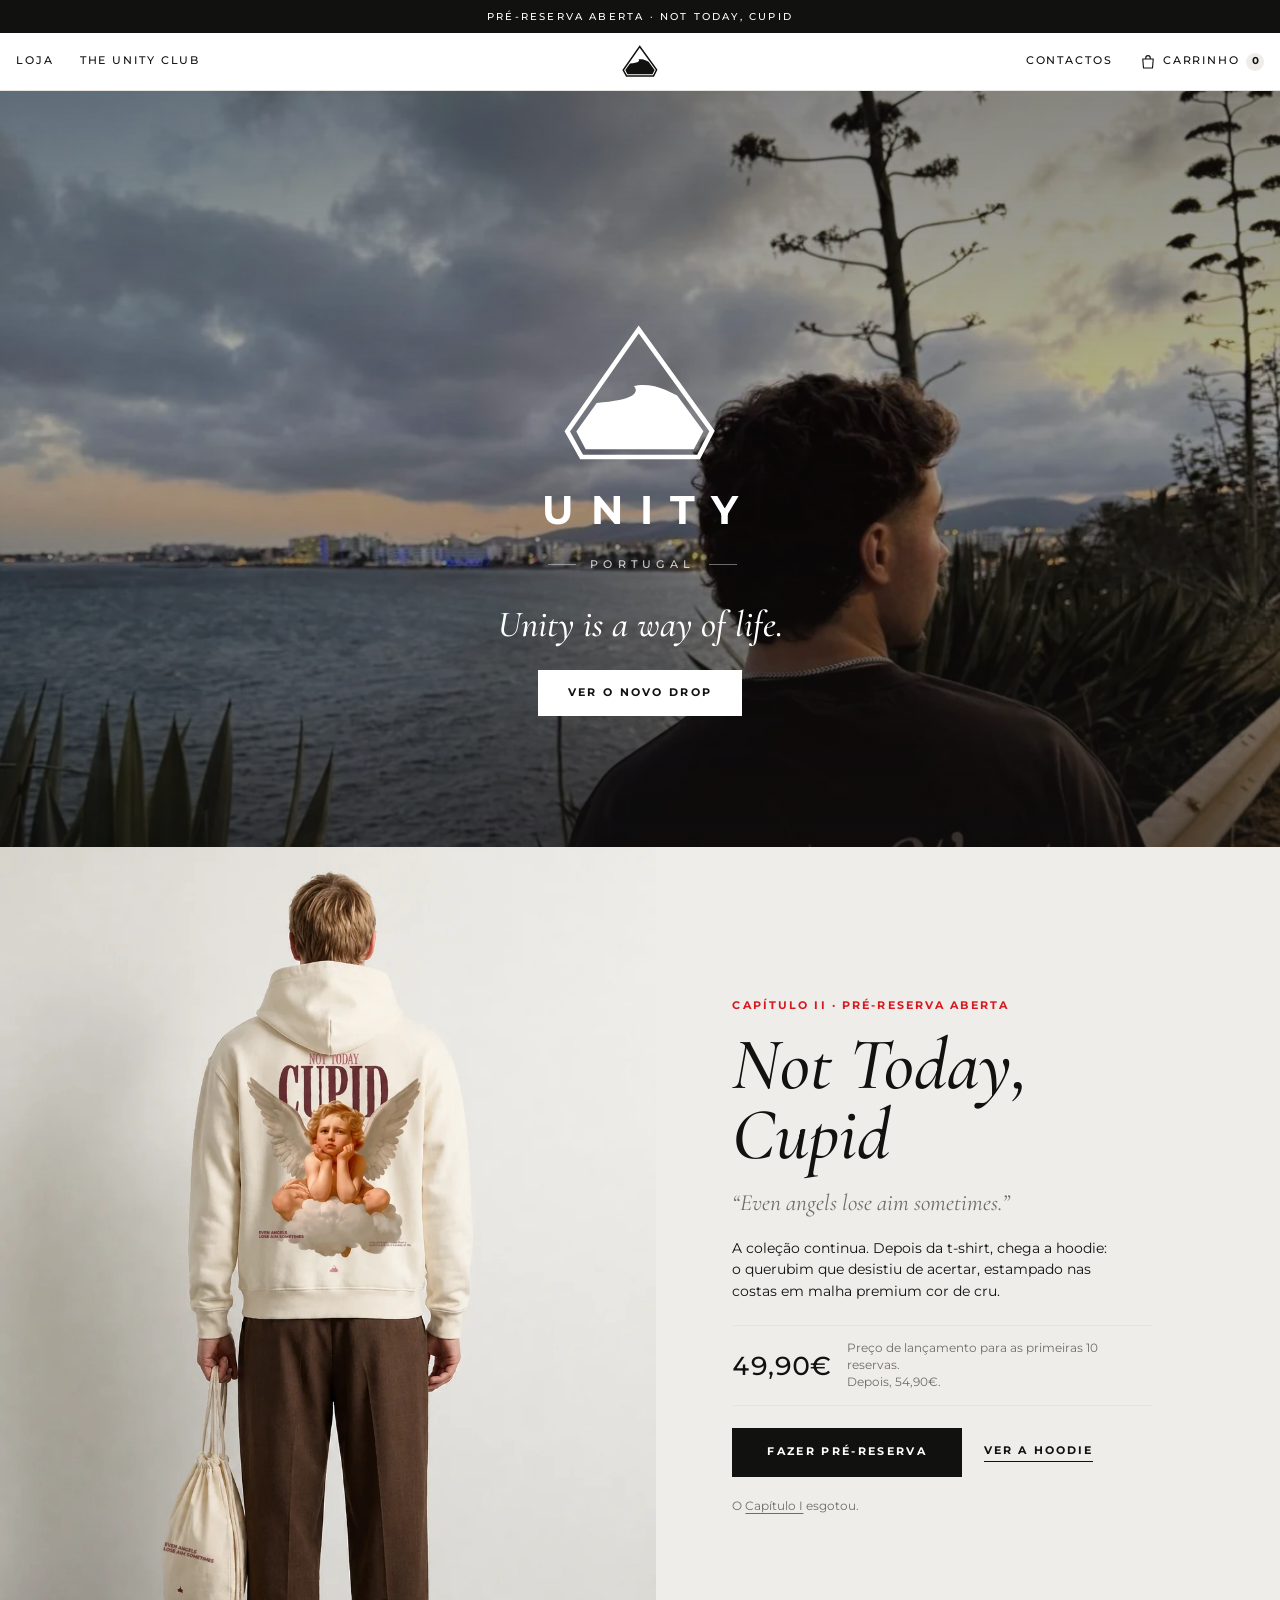
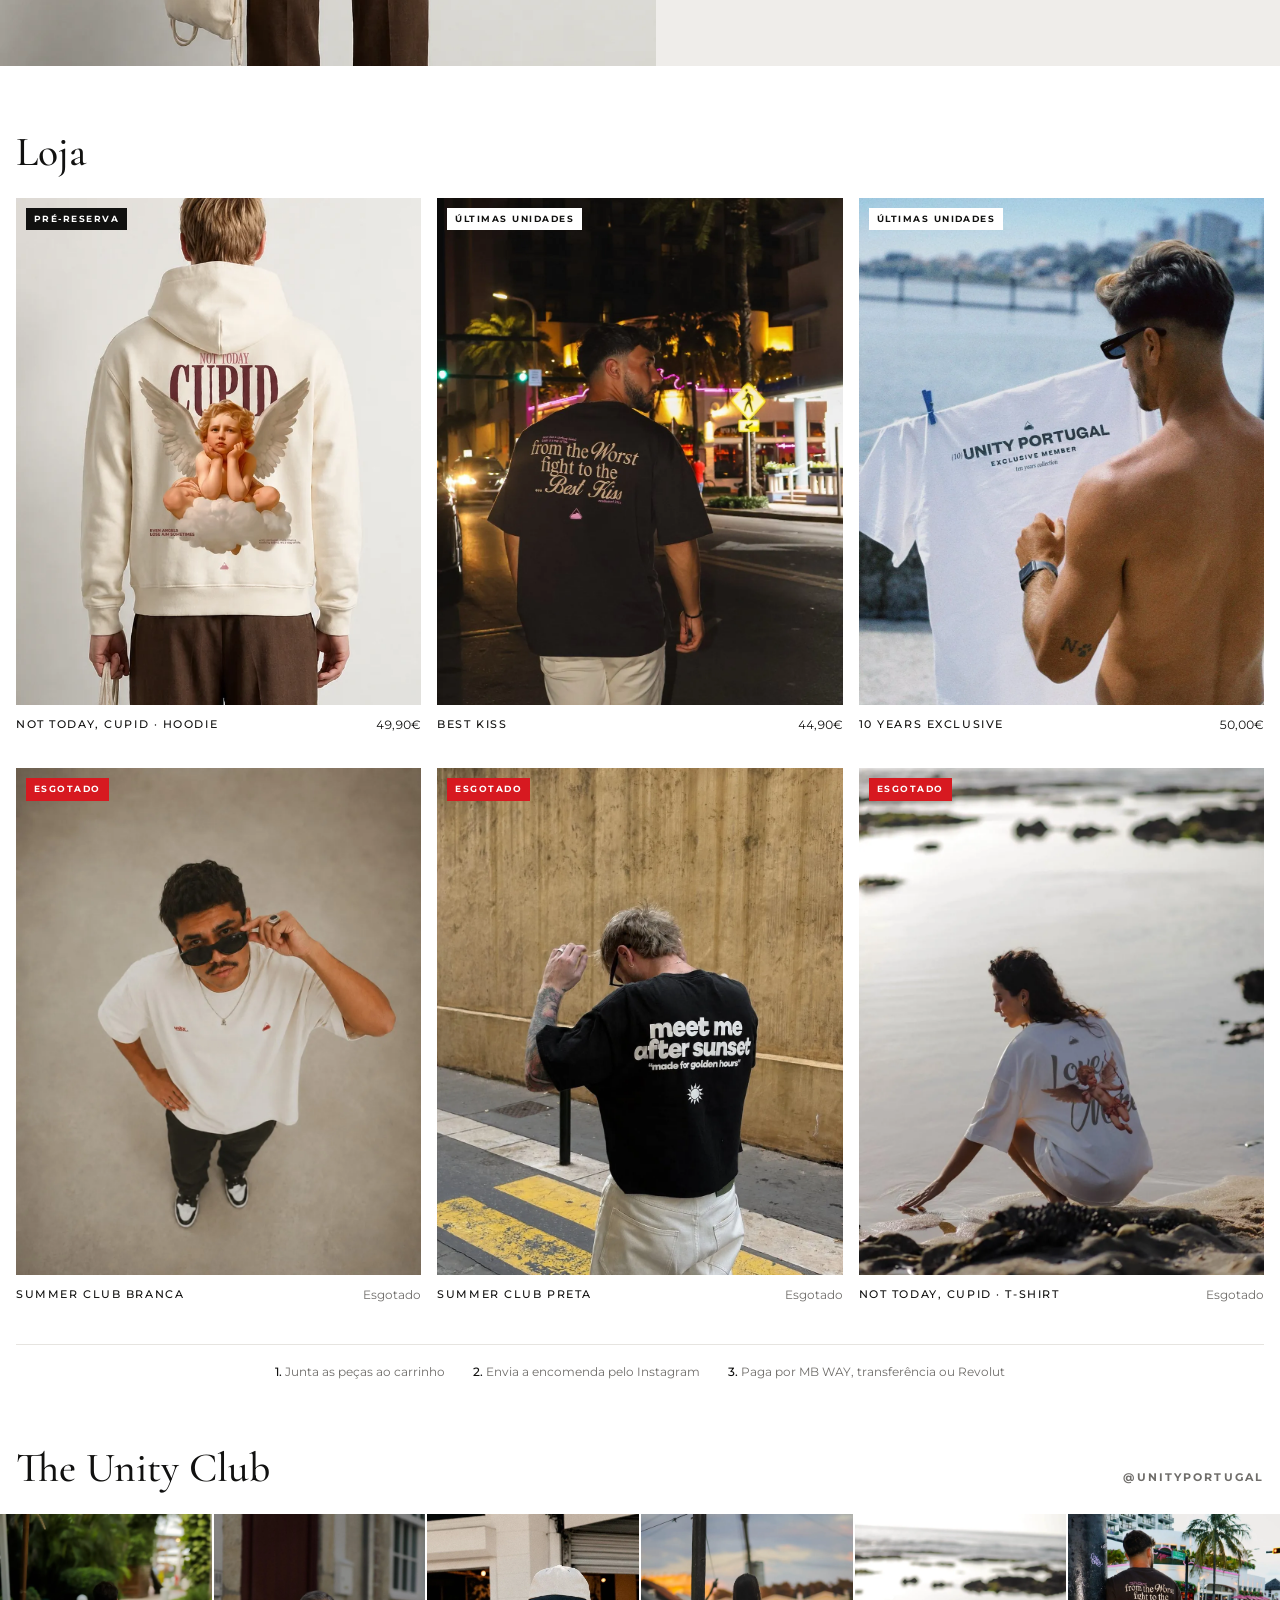
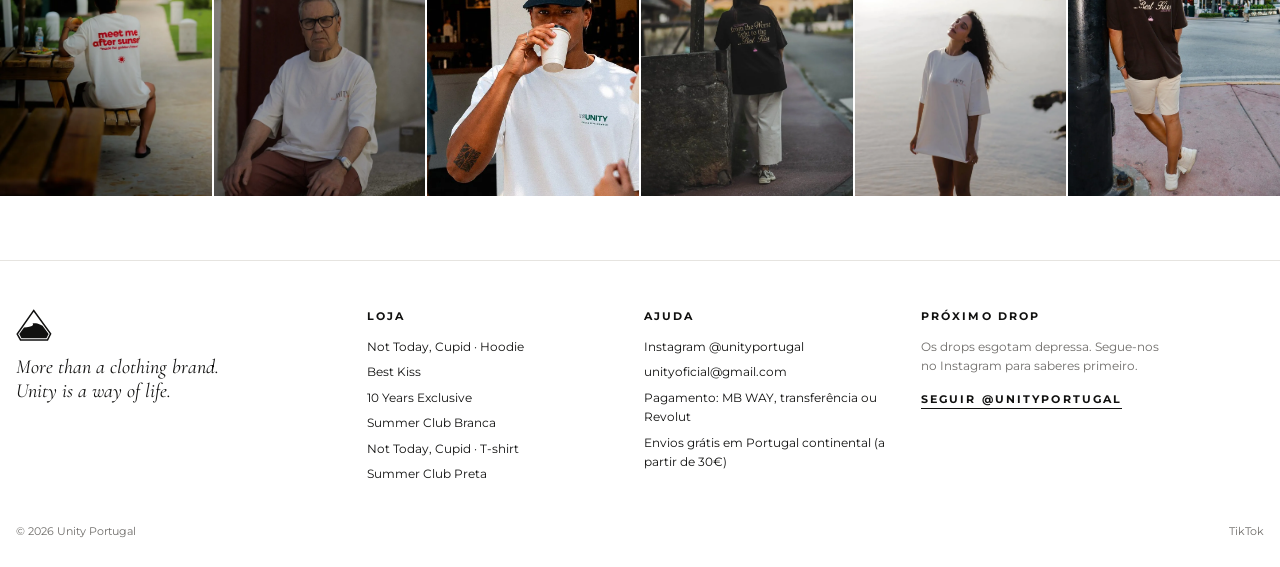
<file: index.html>
<!doctype html>
<html lang="pt-PT">
<head>
<meta charset="utf-8">
<meta name="viewport" content="width=device-width, initial-scale=1, viewport-fit=cover">
<title>Unity Portugal — Unity is a way of life</title>
<meta name="description" content="Unity Portugal: t-shirts com design exclusivo. Envios grátis em Portugal continental. Encomendas pelo Instagram.">
<meta property="og:type" content="website">
<meta property="og:title" content="Unity Portugal">
<meta property="og:description" content="More than a clothing brand. Unity is a way of life.">
<meta property="og:image" content="https://unityportugal.github.io/unityportugal/bestkiss-ibiza.jpg">
<meta property="og:url" content="https://unityportugal.github.io/unityportugal/">
<meta name="twitter:card" content="summary_large_image">
<link rel="icon" href="favicon.svg" type="image/svg+xml">
<link rel="apple-touch-icon" href="apple-touch-icon.png">
<link rel="canonical" href="https://unityportugal.github.io/unityportugal/">
<link rel="preconnect" href="https://fonts.googleapis.com">
<link rel="preconnect" href="https://fonts.gstatic.com" crossorigin>
<link href="https://fonts.googleapis.com/css2?family=Cormorant+Garamond:ital,wght@0,500;1,500&family=Montserrat:wght@400;500;700&display=swap" rel="stylesheet">
<link rel="stylesheet" href="site.css">

<script type="application/ld+json">
{
 "@context": "https://schema.org",
 "@type": "Organization",
 "name": "Unity Portugal",
 "url": "https://unityportugal.github.io/unityportugal/",
 "logo": "https://unityportugal.github.io/unityportugal/logo-unity.png",
 "email": "unityoficial@gmail.com",
 "slogan": "Unity is a way of life",
 "sameAs": [
  "https://www.instagram.com/unityportugal",
  "https://www.tiktok.com/@unityportugal"
 ]
}
</script>
<script defer src="https://cloud.umami.is/script.js" data-website-id="aeec2e70-abf8-4d99-b4e4-d2703b4ab40f"></script>
</head>
<body>
<p class="faixa"><a href="notcupid.html" data-umami-event="Faixa pré-reserva">Pré-reserva aberta · Not Today, Cupid</a></p>
<header>
  <nav aria-label="Loja"><a href="#loja">Loja</a><a class="so-pc" href="#club">The Unity Club</a></nav>
  <a class="logo" href="./" aria-label="Unity Portugal, início"><svg viewBox="110 138 535 480" aria-hidden="true"><path d="M373 160 L624.5 508.5 L578.5 597.5 L177 597.5 L128 510 Z" fill="none" stroke="#111110" stroke-width="22" stroke-linejoin="miter"/><path d="M191 571 L159 510 L229 412 C290 408 335 398 352 386 C366 376 366 362 356 355 C380 346 430 350 466 368 L505 387 L595 509 L562 571 Z" fill="#111110"/></svg></a>
  <nav aria-label="Conta"><a class="so-pc" href="#contactos">Contactos</a><button class="abrir-carrinho" type="button" aria-label="Abrir carrinho"><svg viewBox="0 0 24 24" aria-hidden="true" width="18" height="18"><path d="M5 8h14l-1 12H6L5 8z" fill="none" stroke="currentColor" stroke-width="1.5" stroke-linejoin="round"/><path d="M9 8V6.5a3 3 0 0 1 6 0V8" fill="none" stroke="currentColor" stroke-width="1.5"/></svg><span>Carrinho</span><b data-contagem>0</b></button></nav>
</header>

<main>
  <section class="intro" aria-label="Unity Portugal">
    <picture><source media="(max-width: 860px)" srcset="cupid-frente-praia.webp"><img class="intro-fundo" src="bestkiss-ibiza.webp" alt=""></picture>
    <div class="intro-in">
      <svg class="intro-simbolo" viewBox="110 138 535 480" role="img" aria-label="Símbolo Unity Portugal">
        <defs>
          <clipPath id="mare">
            <path d="M0 0 C75 -14 75 -14 150 0 S225 14 300 0 S375 -14 450 0 S525 14 600 0 S675 -14 750 0 S825 14 900 0 S975 -14 1050 0 S1125 14 1200 0 L1200 700 L0 700 Z">
              <animateTransform attributeName="transform" type="translate" values="0 0; -300 0" dur="1.1s" repeatCount="4" additive="sum"/>
              <animateTransform attributeName="transform" type="translate" values="0 640; 0 640; 0 318" dur="2.65s" fill="freeze" additive="sum" calcMode="spline" keyTimes="0;.36;1" keySplines="0 0 1 1; .45 0 .25 1"/>
            </path>
          </clipPath>
        </defs>
        <path d="M377.75 597.5 L177 597.5 L128 510 L373 160 L624.5 508.5 L578.5 597.5 Z" fill="none" stroke="#ffffff" stroke-width="16" stroke-linejoin="miter" stroke-miterlimit="8" pathLength="1" stroke-dasharray="1 1" stroke-dashoffset="1">
          <animate attributeName="stroke-dashoffset" values="1;0" dur="1.4s" begin="0.15s" fill="freeze" calcMode="spline" keyTimes="0;1" keySplines=".65 0 .35 1"/>
          <set attributeName="stroke-dasharray" to="none" begin="1.6s"/>
        </path>
        <g clip-path="url(#mare)"><path d="M191 571 L159 510 L229 412 C290 408 335 398 352 386 C366 376 366 362 356 355 C380 346 430 350 466 368 L505 387 L595 509 L562 571 Z" fill="#ffffff"/></g>
      </svg>
      <h1 class="intro-nome">UNITY<span class="so-leitor"> Portugal</span></h1>
      <div class="intro-pais">Portugal</div>
      <p class="intro-lema">Unity is a way of life.</p>
      <a class="intro-cta" href="#drop" data-umami-event="Ver o novo drop (abertura)">Ver o novo drop</a>
    </div>
  </section>

  <section class="drop" id="drop" aria-label="Not Today, Cupid · Capítulo II">
    <a class="drop-foto" href="notcupid.html"><img src="notcupid-hoodie.webp" alt="Hoodie Not Today, Cupid vista de costas, com o querubim estampado"></a>
    <div class="drop-texto">
      <span class="rotulo">Capítulo II · Pré-reserva aberta</span>
      <h2>Not Today, Cupid</h2>
      <p class="drop-frase">“Even angels lose aim sometimes.”</p>
      <p class="drop-desc">A coleção continua. Depois da t-shirt, chega a hoodie: o querubim que desistiu de acertar, estampado nas costas em malha premium cor de cru.</p>
      <div class="drop-preco"><b>49,90€</b><span>Preço de lançamento para as primeiras 10 reservas.<br>Depois, 54,90€.</span></div>
      <div class="drop-botoes"><a class="botao escuro" href="https://forms.gle/fPCWehZ6M9pyfvXj9" target="_blank" rel="noopener" data-umami-event="Fazer pré-reserva (início)">Fazer pré-reserva</a><a class="ligacao" href="notcupid.html">Ver a hoodie</a></div>
      <p class="drop-nota">O <a href="cupid.html">Capítulo I</a> esgotou.</p>
    </div>
  </section>

  <section class="secao wrap" id="loja">
    <div class="cabeca"><h2>Loja</h2></div>
    <div class="grelha">
      <a class="peca" href="notcupid.html">
        <div class="foto"><span class="etiqueta escura">Pré-reserva</span><img src="notcupid-card.webp" alt="Not Today, Cupid · Hoodie" loading="lazy"><span class="comprar">Fazer pré-reserva</span></div>
        <div class="peca-info"><h3>Not Today, Cupid · Hoodie</h3><p>49,90€</p></div>
      </a><a class="peca" href="bestkiss.html">
        <div class="foto"><span class="etiqueta">Últimas unidades</span><img src="bestkiss-miami-noite.webp" alt="Best Kiss Collection"><img src="bestkiss-produto-45.webp" alt="" aria-hidden="true" loading="lazy"><span class="comprar">Comprar</span></div>
        <div class="peca-info"><h3>Best Kiss</h3><p>44,90€</p></div>
      </a><a class="peca" href="10years.html">
        <div class="foto"><span class="etiqueta">Últimas unidades</span><img src="10years-produto-estendal.webp" alt="10 Years Exclusive"><img src="10years-frente-mulher.webp" alt="" aria-hidden="true" loading="lazy"><span class="comprar">Comprar</span></div>
        <div class="peca-info"><h3>10 Years Exclusive</h3><p>50,00€</p></div>
      </a><a class="peca" href="summerclub.html">
        <div class="foto"><span class="etiqueta vermelha">Esgotado</span><img src="summerclub-frente.webp" alt="Summer Club Collection · Branca"><img src="summerclub.webp" alt="" aria-hidden="true" loading="lazy"><span class="comprar">Avisa-me quando voltar</span></div>
        <div class="peca-info"><h3>Summer Club Branca</h3><p class="esgotado">Esgotado</p></div>
      </a><a class="peca" href="summerclubpreta.html">
        <div class="foto"><span class="etiqueta vermelha">Esgotado</span><img src="sunset-preta.webp" alt="Summer Club Collection · Preta"><span class="comprar">Avisa-me quando voltar</span></div>
        <div class="peca-info"><h3>Summer Club Preta</h3><p class="esgotado">Esgotado</p></div>
      </a><a class="peca" href="cupid.html">
        <div class="foto"><span class="etiqueta vermelha">Esgotado</span><img src="cupid-costas-praia.webp" alt="Not Today, Cupid · T-shirt"><img src="cupid-azulejos.webp" alt="" aria-hidden="true" loading="lazy"><span class="comprar">Avisa-me quando voltar</span></div>
        <div class="peca-info"><h3>Not Today, Cupid · T-shirt</h3><p class="esgotado">Esgotado</p></div>
      </a>
    </div>
    <p class="como"><span><b>1.</b> Junta as peças ao carrinho</span><span><b>2.</b> Envia a encomenda pelo Instagram</span><span><b>3.</b> Paga por MB WAY, transferência ou Revolut</span></p>
  </section>

  <section class="secao" id="club" style="padding-top:0">
    <div class="cabeca wrap"><h2>The Unity Club</h2><a class="rotulo" href="https://www.instagram.com/unityportugal" target="_blank" rel="noopener">@unityportugal</a></div>
    <div class="looks"><a href="summerclub.html"><img src="summerclub.webp" alt="Look Summer Club Branca" loading="lazy"><span>Summer Club Branca</span></a><a href="cupid.html"><img src="cupid-retrato-sentado.webp" alt="Look Cupid" loading="lazy"><span>Cupid</span></a><a href="10years.html"><img src="10years-cafe.webp" alt="Look 10 Years Exclusive" loading="lazy"><span>10 Years Exclusive</span></a><a href="bestkiss.html"><img src="bestkiss-mulher-sunset.webp" alt="Look Best Kiss" loading="lazy"><span>Best Kiss</span></a><a href="cupid.html"><img src="cupid-frente-praia.webp" alt="Look Cupid" loading="lazy"><span>Cupid</span></a><a href="bestkiss.html"><img src="bestkiss-miami-dia.webp" alt="Look Best Kiss" loading="lazy"><span>Best Kiss</span></a></div>
  </section>
</main>

<footer class="wrap" id="contactos">
  <div class="rodape">
    <div><a class="logo" href="./" aria-label="Unity Portugal, início"><svg viewBox="110 138 535 480" aria-hidden="true"><path d="M373 160 L624.5 508.5 L578.5 597.5 L177 597.5 L128 510 Z" fill="none" stroke="#111110" stroke-width="22" stroke-linejoin="miter"/><path d="M191 571 L159 510 L229 412 C290 408 335 398 352 386 C366 376 366 362 356 355 C380 346 430 350 466 368 L505 387 L595 509 L562 571 Z" fill="#111110"/></svg></a><p class="lema">More than a clothing brand.<br>Unity is a way of life.</p></div>
    <div><h4 class="rotulo">Loja</h4><ul><li><a href="notcupid.html">Not Today, Cupid · Hoodie</a></li><li><a href="bestkiss.html">Best Kiss</a></li><li><a href="10years.html">10 Years Exclusive</a></li><li><a href="summerclub.html">Summer Club Branca</a></li><li><a href="cupid.html">Not Today, Cupid · T-shirt</a></li><li><a href="summerclubpreta.html">Summer Club Preta</a></li></ul></div>
    <div><h4 class="rotulo">Ajuda</h4><ul><li><a href="https://www.instagram.com/unityportugal" target="_blank" rel="noopener">Instagram @unityportugal</a></li><li>unityoficial@gmail.com</li><li>Pagamento: MB WAY, transferência ou Revolut</li><li>Envios grátis em Portugal continental (a partir de 30€)</li></ul></div>
    <div><h4 class="rotulo">Próximo drop</h4><p class="rodape-texto">Os drops esgotam depressa. Segue-nos no Instagram para saberes primeiro.</p><a class="ligacao" href="https://www.instagram.com/unityportugal" target="_blank" rel="noopener">Seguir @unityportugal</a></div>
  </div>
  <div class="copy"><span>© 2026 Unity Portugal</span><a href="https://www.tiktok.com/@unityportugal" target="_blank" rel="noopener">TikTok</a></div>
</footer>
<div class="carrinho-fundo" data-fechar hidden></div>
<aside class="carrinho" id="carrinho" aria-label="Carrinho" aria-hidden="true">
  <div class="carrinho-topo"><h2>Carrinho</h2><button type="button" class="fechar" data-fechar aria-label="Fechar carrinho">✕</button></div>
  <div class="carrinho-envio"><svg viewBox="0 0 24 24" aria-hidden="true" width="18" height="18"><path d="M5 8h14l-1 12H6L5 8z" fill="none" stroke="currentColor" stroke-width="1.5" stroke-linejoin="round"/><path d="M9 8V6.5a3 3 0 0 1 6 0V8" fill="none" stroke="currentColor" stroke-width="1.5"/></svg><span>Envio grátis para Portugal continental em encomendas a partir de 30€.</span></div>
  <ul class="carrinho-lista" data-lista></ul>
  <div class="carrinho-vazio" data-vazio>
    <p>O teu carrinho está vazio.</p>
    <a class="botao" href="./#loja" data-fechar-link>Ver a loja</a>
  </div>
  <div class="carrinho-fim" data-fim hidden>
  <div data-resumo>
    <dl>
      <div><dt>Subtotal</dt><dd data-subtotal>0,00€</dd></div>
      <div><dt>Envio</dt><dd data-envio>Grátis · Portugal continental</dd></div>
      <div class="total"><dt>Total</dt><dd data-total>0,00€</dd></div>
    </dl>
    <button class="botao escuro" type="button" data-checkout>Finalizar encomenda</button>
    <p class="carrinho-nota">Pagamento por MB WAY, transferência ou Revolut. Envio grátis para Portugal continental.</p>
  </div>
  <form class="checkout" data-dados hidden novalidate>
    <button type="button" class="voltar-carrinho" data-voltar>← Voltar ao carrinho</button>
    <h3>Os teus dados</h3>
    <label>Nome<input name="nome" autocomplete="name" required></label>
    <label>Email<input name="email" type="email" autocomplete="email" inputmode="email" required></label>
    <label>Telefone<input name="telefone" type="tel" autocomplete="tel" inputmode="tel" required></label>
    <label>Morada<input name="morada" autocomplete="street-address" required></label>
    <div class="dupla">
      <label>Código postal<input name="cp" autocomplete="postal-code" inputmode="numeric" placeholder="0000-000" required></label>
      <label>Localidade<input name="localidade" autocomplete="address-level2" required></label>
    </div>
    <fieldset class="pagamento">
      <legend>Forma de pagamento</legend>
      <label><input type="radio" name="pagamento" value="MB WAY" required><span>MB WAY</span></label>
      <label><input type="radio" name="pagamento" value="Transferência"><span>Transferência</span></label>
      <label><input type="radio" name="pagamento" value="Revolut"><span>Revolut</span></label>
    </fieldset>
    <p class="erro" data-erro-checkout role="alert"></p>
    <button class="botao escuro" type="submit" data-confirmar>Confirmar encomenda · <span data-total-botao>0,00€</span></button>
    <p class="carrinho-nota">Depois de confirmares, enviamos-te por email o resumo e os dados para pagamento.</p>
  </form>
  </div>
  <div class="carrinho-ok" data-ok hidden>
    <span class="rotulo">Encomenda recebida</span>
    <h3>Obrigado, <span data-ok-nome></span>!</h3>
    <p>A tua encomenda de <b data-ok-total></b> ficou registada. Vamos enviar-te por email o resumo e os dados para pagares por <span data-ok-pagamento></span>.</p>
    <p class="carrinho-nota">Alguma dúvida? Fala connosco no <a href="https://www.instagram.com/unityportugal" target="_blank" rel="noopener">Instagram</a>.</p>
    <a class="botao" href="./#loja" data-fechar-link>Continuar a ver a loja</a>
  </div>
</aside>
<script src="site.js"></script>
</body>
</html>
</file>
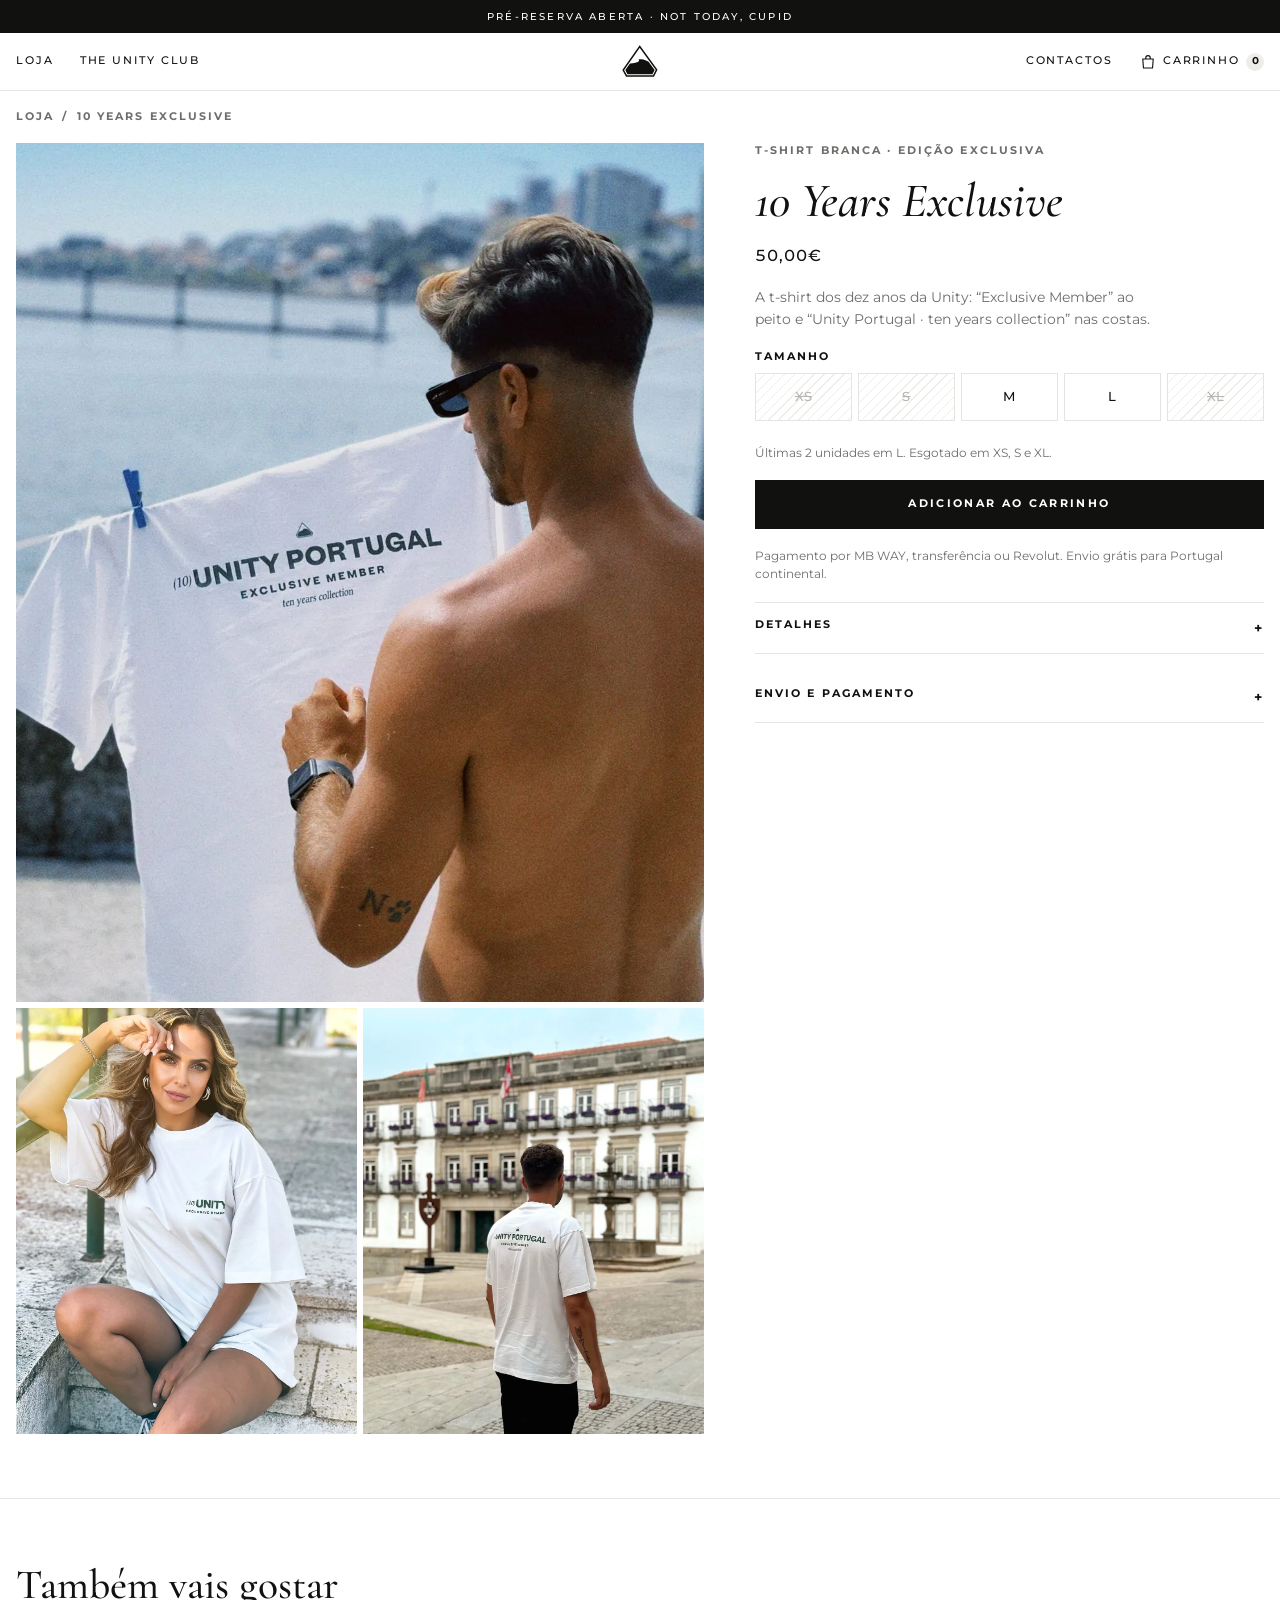
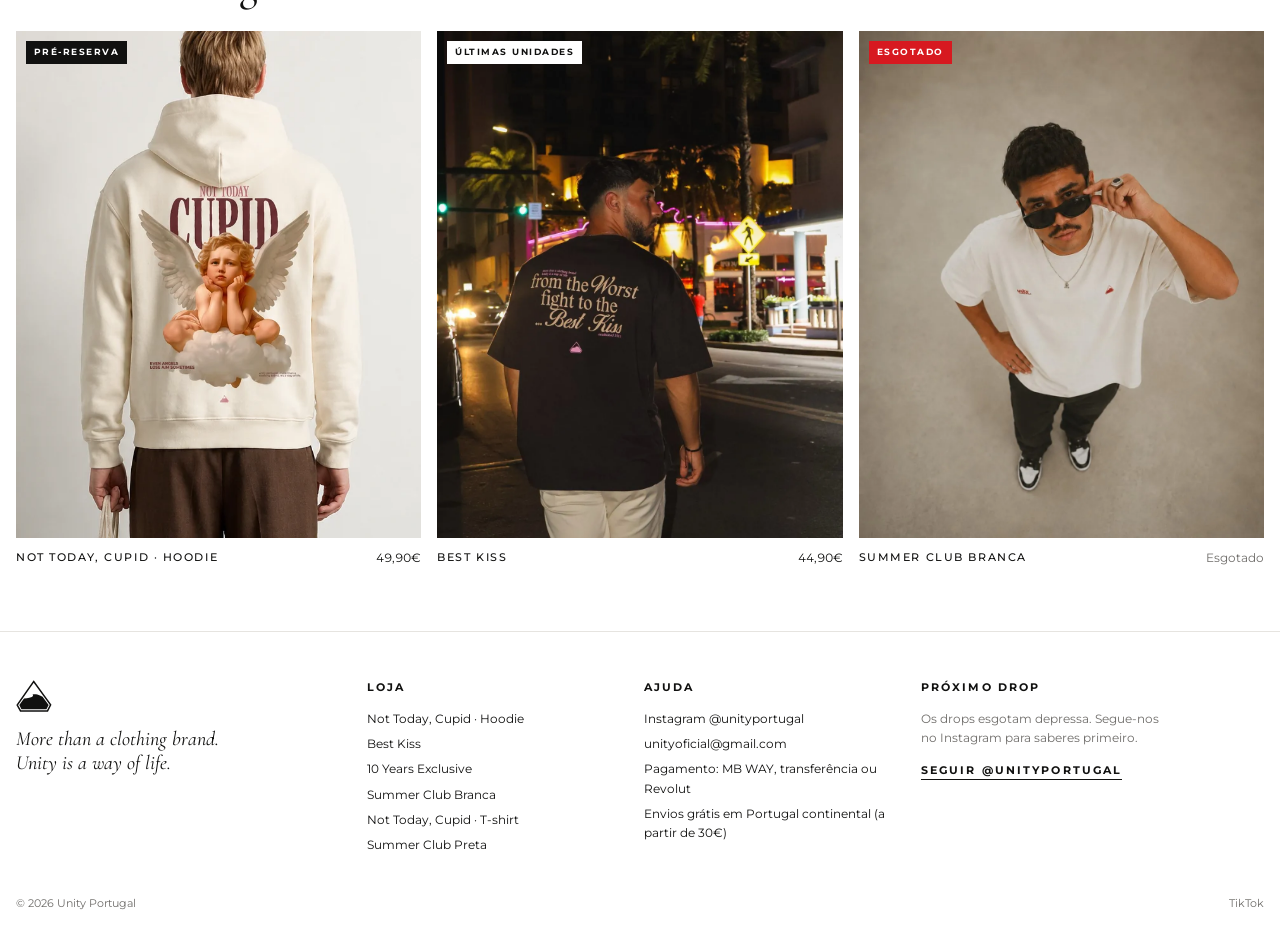
<file: 10years.html>
<!doctype html>
<html lang="pt-PT">
<head>
<meta charset="utf-8">
<meta name="viewport" content="width=device-width, initial-scale=1, viewport-fit=cover">
<title>10 Years Exclusive — Unity Portugal</title>
<link rel="preconnect" href="https://fonts.googleapis.com">
<link rel="preconnect" href="https://fonts.gstatic.com" crossorigin>
<link href="https://fonts.googleapis.com/css2?family=Cormorant+Garamond:ital,wght@0,500;1,500&family=Montserrat:wght@400;500;700&display=swap" rel="stylesheet">
<link rel="stylesheet" href="site.css">
<meta name="description" content="A t-shirt dos dez anos da Unity: “Exclusive Member” ao peito e “Unity Portugal · ten years collection” nas costas.">
<meta property="og:type" content="product">
<meta property="og:url" content="https://unityportugal.github.io/unityportugal/10years.html">
<meta property="og:title" content="10 Years Exclusive — Unity Portugal">
<meta property="og:description" content="A t-shirt dos dez anos da Unity: “Exclusive Member” ao peito e “Unity Portugal · ten years collection” nas costas.">
<meta property="og:image" content="https://unityportugal.github.io/unityportugal/10years-produto-estendal.jpg">
<meta name="twitter:card" content="summary_large_image">
<link rel="icon" href="favicon.svg" type="image/svg+xml">
<link rel="apple-touch-icon" href="apple-touch-icon.png">
<link rel="canonical" href="https://unityportugal.github.io/unityportugal/10years.html">
<script type="application/ld+json">
{
 "@context": "https://schema.org",
 "@type": "Product",
 "name": "10 Years Exclusive",
 "description": "A t-shirt dos dez anos da Unity: “Exclusive Member” ao peito e “Unity Portugal · ten years collection” nas costas.",
 "image": [
  "https://unityportugal.github.io/unityportugal/10years-produto-estendal.jpg",
  "https://unityportugal.github.io/unityportugal/10years-frente-mulher.jpg",
  "https://unityportugal.github.io/unityportugal/10years-costas.jpg"
 ],
 "brand": {
  "@type": "Brand",
  "name": "Unity Portugal"
 },
 "url": "https://unityportugal.github.io/unityportugal/10years.html",
 "offers": {
  "@type": "Offer",
  "url": "https://unityportugal.github.io/unityportugal/10years.html",
  "priceCurrency": "EUR",
  "price": "50.00",
  "availability": "https://schema.org/InStock",
  "seller": {
   "@type": "Organization",
   "name": "Unity Portugal"
  },
  "shippingDetails": {
   "@type": "OfferShippingDetails",
   "shippingRate": {
    "@type": "MonetaryAmount",
    "value": "0",
    "currency": "EUR"
   },
   "shippingDestination": {
    "@type": "DefinedRegion",
    "addressCountry": "PT"
   }
  }
 }
}
</script>
<script defer src="https://cloud.umami.is/script.js" data-website-id="aeec2e70-abf8-4d99-b4e4-d2703b4ab40f"></script>
</head>
<body>
<p class="faixa"><a href="notcupid.html" data-umami-event="Faixa pré-reserva">Pré-reserva aberta · Not Today, Cupid</a></p>
<header>
  <nav aria-label="Loja"><a href="./#loja">Loja</a><a class="so-pc" href="./#club">The Unity Club</a></nav>
  <a class="logo" href="./" aria-label="Unity Portugal, início"><svg viewBox="110 138 535 480" aria-hidden="true"><path d="M373 160 L624.5 508.5 L578.5 597.5 L177 597.5 L128 510 Z" fill="none" stroke="#111110" stroke-width="22" stroke-linejoin="miter"/><path d="M191 571 L159 510 L229 412 C290 408 335 398 352 386 C366 376 366 362 356 355 C380 346 430 350 466 368 L505 387 L595 509 L562 571 Z" fill="#111110"/></svg></a>
  <nav aria-label="Conta"><a class="so-pc" href="#contactos">Contactos</a><button class="abrir-carrinho" type="button" aria-label="Abrir carrinho"><svg viewBox="0 0 24 24" aria-hidden="true" width="18" height="18"><path d="M5 8h14l-1 12H6L5 8z" fill="none" stroke="currentColor" stroke-width="1.5" stroke-linejoin="round"/><path d="M9 8V6.5a3 3 0 0 1 6 0V8" fill="none" stroke="currentColor" stroke-width="1.5"/></svg><span>Carrinho</span><b data-contagem>0</b></button></nav>
</header>
<main class="wrap">
  <nav class="migalhas rotulo" aria-label="Caminho"><a href="./#loja">Loja</a><span>/</span><span>10 Years Exclusive</span></nav>
  <div class="produto" data-id="10years" data-nome="10 Years Exclusive" data-preco="50,00€" data-img="10years-produto-estendal.webp" data-esgotado="false">
    <div class="galeria"><figure><img src="10years-produto-estendal.webp" alt="10 Years Exclusive, foto 1 de 3"></figure><figure><img src="10years-frente-mulher.webp" alt="10 Years Exclusive, foto 2 de 3" loading="lazy"></figure><figure><img src="10years-costas.webp" alt="10 Years Exclusive, foto 3 de 3" loading="lazy"></figure></div>
    <div class="info">
      <span class="rotulo" style="color:var(--grey)">T-shirt branca · edição exclusiva</span>
      <h1>10 Years Exclusive</h1>
      <div class="preco-linha"><span>50,00€</span></div>
      <p class="descricao">A t-shirt dos dez anos da Unity: “Exclusive Member” ao peito e “Unity Portugal · ten years collection” nas costas.</p>
      <div>
        <div class="escolha-titulo"><span class="rotulo">Tamanho</span><span class="rotulo" data-escolhido></span></div>
        <div class="tamanhos" role="radiogroup" aria-label="Tamanho" style="grid-template-columns:repeat(5, minmax(0, 1fr))"><label><input type="radio" name="tamanho" value="XS" id="t-XS" disabled><span>XS</span></label><label><input type="radio" name="tamanho" value="S" id="t-S" disabled><span>S</span></label><label><input type="radio" name="tamanho" value="M" id="t-M" data-stock="8"><span>M</span></label><label><input type="radio" name="tamanho" value="L" id="t-L" data-stock="2"><span>L</span></label><label><input type="radio" name="tamanho" value="XL" id="t-XL" disabled><span>XL</span></label></div>
        <p class="erro" role="alert"></p>
        <p class="nota stock">Últimas 2 unidades em L. Esgotado em XS, S e XL.</p>
      </div>
      <div class="acoes">
        <button class="botao escuro" type="button" data-adicionar>Adicionar ao carrinho</button>
      </div>
      <p class="nota">Pagamento por MB WAY, transferência ou Revolut. Envio grátis para Portugal continental.</p>
      <details><summary class="rotulo">Detalhes</summary><ul><li>Logótipo pequeno ao peito</li><li>Estampado “ten years collection” nas costas</li><li>Lavar do avesso, a 30 °C</li></ul></details>
      <details><summary class="rotulo">Envio e pagamento</summary><ul><li>Envio grátis para Portugal continental em encomendas a partir de 30€.</li><li>Para as ilhas ou para fora de Portugal, fala connosco no Instagram.</li><li>Pagamento por MB WAY, transferência ou Revolut, depois de confirmarmos a encomenda.</li></ul></details>
    </div>
  </div>
</main>
<section class="secao wrap" style="border-top:1px solid var(--hair)">
  <div class="cabeca"><h2>Também vais gostar</h2></div>
  <div class="grelha tres"><a class="peca" href="notcupid.html">
        <div class="foto"><span class="etiqueta escura">Pré-reserva</span><img src="notcupid-card.webp" alt="Not Today, Cupid · Hoodie" loading="lazy"><span class="comprar">Fazer pré-reserva</span></div>
        <div class="peca-info"><h3>Not Today, Cupid · Hoodie</h3><p>49,90€</p></div>
      </a><a class="peca" href="bestkiss.html">
        <div class="foto"><span class="etiqueta">Últimas unidades</span><img src="bestkiss-miami-noite.webp" alt="Best Kiss Collection" loading="lazy"><img src="bestkiss-produto-45.webp" alt="" aria-hidden="true" loading="lazy"><span class="comprar">Comprar</span></div>
        <div class="peca-info"><h3>Best Kiss</h3><p>44,90€</p></div>
      </a><a class="peca" href="summerclub.html">
        <div class="foto"><span class="etiqueta vermelha">Esgotado</span><img src="summerclub-frente.webp" alt="Summer Club Collection · Branca" loading="lazy"><img src="summerclub.webp" alt="" aria-hidden="true" loading="lazy"><span class="comprar">Avisa-me quando voltar</span></div>
        <div class="peca-info"><h3>Summer Club Branca</h3><p class="esgotado">Esgotado</p></div>
      </a></div>
</section>
<footer class="wrap" id="contactos">
  <div class="rodape">
    <div><a class="logo" href="./" aria-label="Unity Portugal, início"><svg viewBox="110 138 535 480" aria-hidden="true"><path d="M373 160 L624.5 508.5 L578.5 597.5 L177 597.5 L128 510 Z" fill="none" stroke="#111110" stroke-width="22" stroke-linejoin="miter"/><path d="M191 571 L159 510 L229 412 C290 408 335 398 352 386 C366 376 366 362 356 355 C380 346 430 350 466 368 L505 387 L595 509 L562 571 Z" fill="#111110"/></svg></a><p class="lema">More than a clothing brand.<br>Unity is a way of life.</p></div>
    <div><h4 class="rotulo">Loja</h4><ul><li><a href="notcupid.html">Not Today, Cupid · Hoodie</a></li><li><a href="bestkiss.html">Best Kiss</a></li><li><a href="10years.html">10 Years Exclusive</a></li><li><a href="summerclub.html">Summer Club Branca</a></li><li><a href="cupid.html">Not Today, Cupid · T-shirt</a></li><li><a href="summerclubpreta.html">Summer Club Preta</a></li></ul></div>
    <div><h4 class="rotulo">Ajuda</h4><ul><li><a href="https://www.instagram.com/unityportugal" target="_blank" rel="noopener">Instagram @unityportugal</a></li><li>unityoficial@gmail.com</li><li>Pagamento: MB WAY, transferência ou Revolut</li><li>Envios grátis em Portugal continental (a partir de 30€)</li></ul></div>
    <div><h4 class="rotulo">Próximo drop</h4><p class="rodape-texto">Os drops esgotam depressa. Segue-nos no Instagram para saberes primeiro.</p><a class="ligacao" href="https://www.instagram.com/unityportugal" target="_blank" rel="noopener">Seguir @unityportugal</a></div>
  </div>
  <div class="copy"><span>© 2026 Unity Portugal</span><a href="https://www.tiktok.com/@unityportugal" target="_blank" rel="noopener">TikTok</a></div>
</footer>
<div class="barra-compra">
  <div><b>10 Years Exclusive · 50,00€</b><span data-escolhido-barra>Escolhe o tamanho</span></div>
  <button class="botao escuro" type="button" data-adicionar>Adicionar</button>
</div>
<div class="carrinho-fundo" data-fechar hidden></div>
<aside class="carrinho" id="carrinho" aria-label="Carrinho" aria-hidden="true">
  <div class="carrinho-topo"><h2>Carrinho</h2><button type="button" class="fechar" data-fechar aria-label="Fechar carrinho">✕</button></div>
  <div class="carrinho-envio"><svg viewBox="0 0 24 24" aria-hidden="true" width="18" height="18"><path d="M5 8h14l-1 12H6L5 8z" fill="none" stroke="currentColor" stroke-width="1.5" stroke-linejoin="round"/><path d="M9 8V6.5a3 3 0 0 1 6 0V8" fill="none" stroke="currentColor" stroke-width="1.5"/></svg><span>Envio grátis para Portugal continental em encomendas a partir de 30€.</span></div>
  <ul class="carrinho-lista" data-lista></ul>
  <div class="carrinho-vazio" data-vazio>
    <p>O teu carrinho está vazio.</p>
    <a class="botao" href="./#loja" data-fechar-link>Ver a loja</a>
  </div>
  <div class="carrinho-fim" data-fim hidden>
  <div data-resumo>
    <dl>
      <div><dt>Subtotal</dt><dd data-subtotal>0,00€</dd></div>
      <div><dt>Envio</dt><dd data-envio>Grátis · Portugal continental</dd></div>
      <div class="total"><dt>Total</dt><dd data-total>0,00€</dd></div>
    </dl>
    <button class="botao escuro" type="button" data-checkout>Finalizar encomenda</button>
    <p class="carrinho-nota">Pagamento por MB WAY, transferência ou Revolut. Envio grátis para Portugal continental.</p>
  </div>
  <form class="checkout" data-dados hidden novalidate>
    <button type="button" class="voltar-carrinho" data-voltar>← Voltar ao carrinho</button>
    <h3>Os teus dados</h3>
    <label>Nome<input name="nome" autocomplete="name" required></label>
    <label>Email<input name="email" type="email" autocomplete="email" inputmode="email" required></label>
    <label>Telefone<input name="telefone" type="tel" autocomplete="tel" inputmode="tel" required></label>
    <label>Morada<input name="morada" autocomplete="street-address" required></label>
    <div class="dupla">
      <label>Código postal<input name="cp" autocomplete="postal-code" inputmode="numeric" placeholder="0000-000" required></label>
      <label>Localidade<input name="localidade" autocomplete="address-level2" required></label>
    </div>
    <fieldset class="pagamento">
      <legend>Forma de pagamento</legend>
      <label><input type="radio" name="pagamento" value="MB WAY" required><span>MB WAY</span></label>
      <label><input type="radio" name="pagamento" value="Transferência"><span>Transferência</span></label>
      <label><input type="radio" name="pagamento" value="Revolut"><span>Revolut</span></label>
    </fieldset>
    <p class="erro" data-erro-checkout role="alert"></p>
    <button class="botao escuro" type="submit" data-confirmar>Confirmar encomenda · <span data-total-botao>0,00€</span></button>
    <p class="carrinho-nota">Depois de confirmares, enviamos-te por email o resumo e os dados para pagamento.</p>
  </form>
  </div>
  <div class="carrinho-ok" data-ok hidden>
    <span class="rotulo">Encomenda recebida</span>
    <h3>Obrigado, <span data-ok-nome></span>!</h3>
    <p>A tua encomenda de <b data-ok-total></b> ficou registada. Vamos enviar-te por email o resumo e os dados para pagares por <span data-ok-pagamento></span>.</p>
    <p class="carrinho-nota">Alguma dúvida? Fala connosco no <a href="https://www.instagram.com/unityportugal" target="_blank" rel="noopener">Instagram</a>.</p>
    <a class="botao" href="./#loja" data-fechar-link>Continuar a ver a loja</a>
  </div>
</aside>
<script src="site.js"></script>
</body>
</html>
</file>
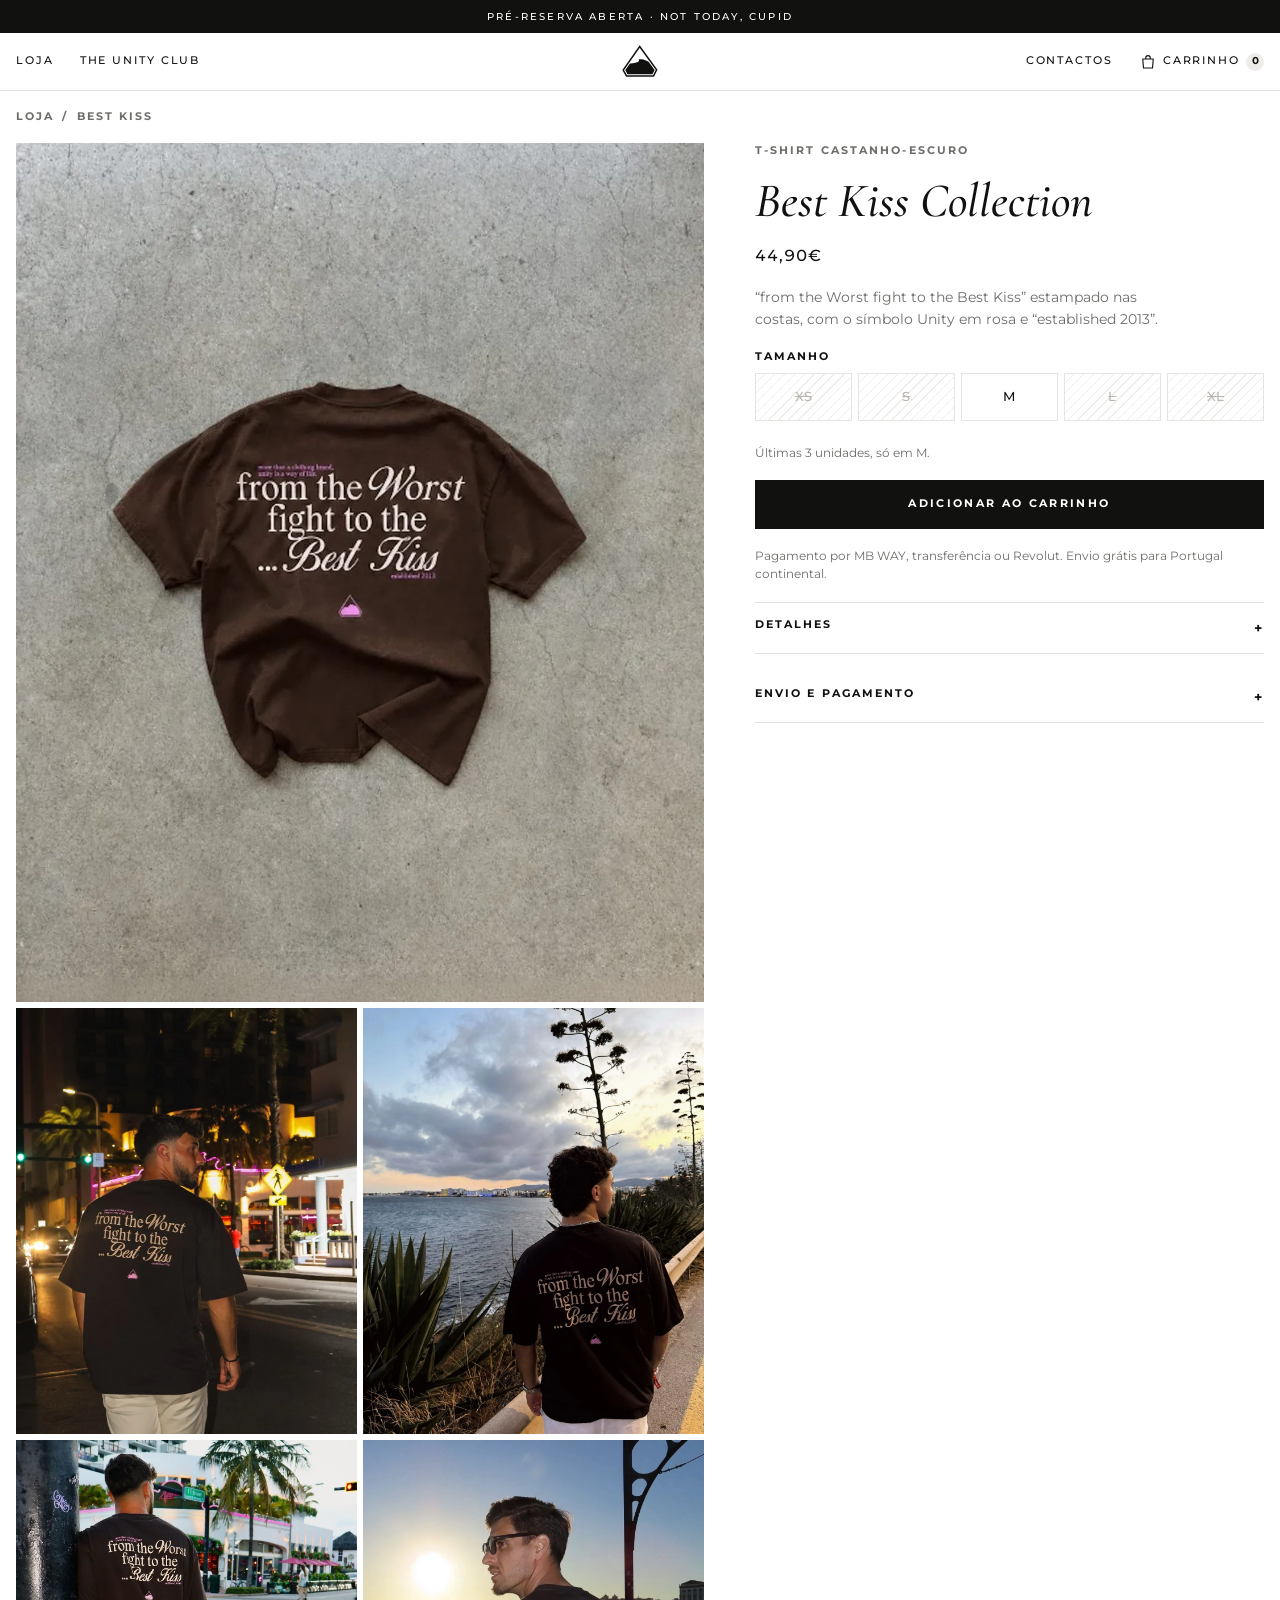
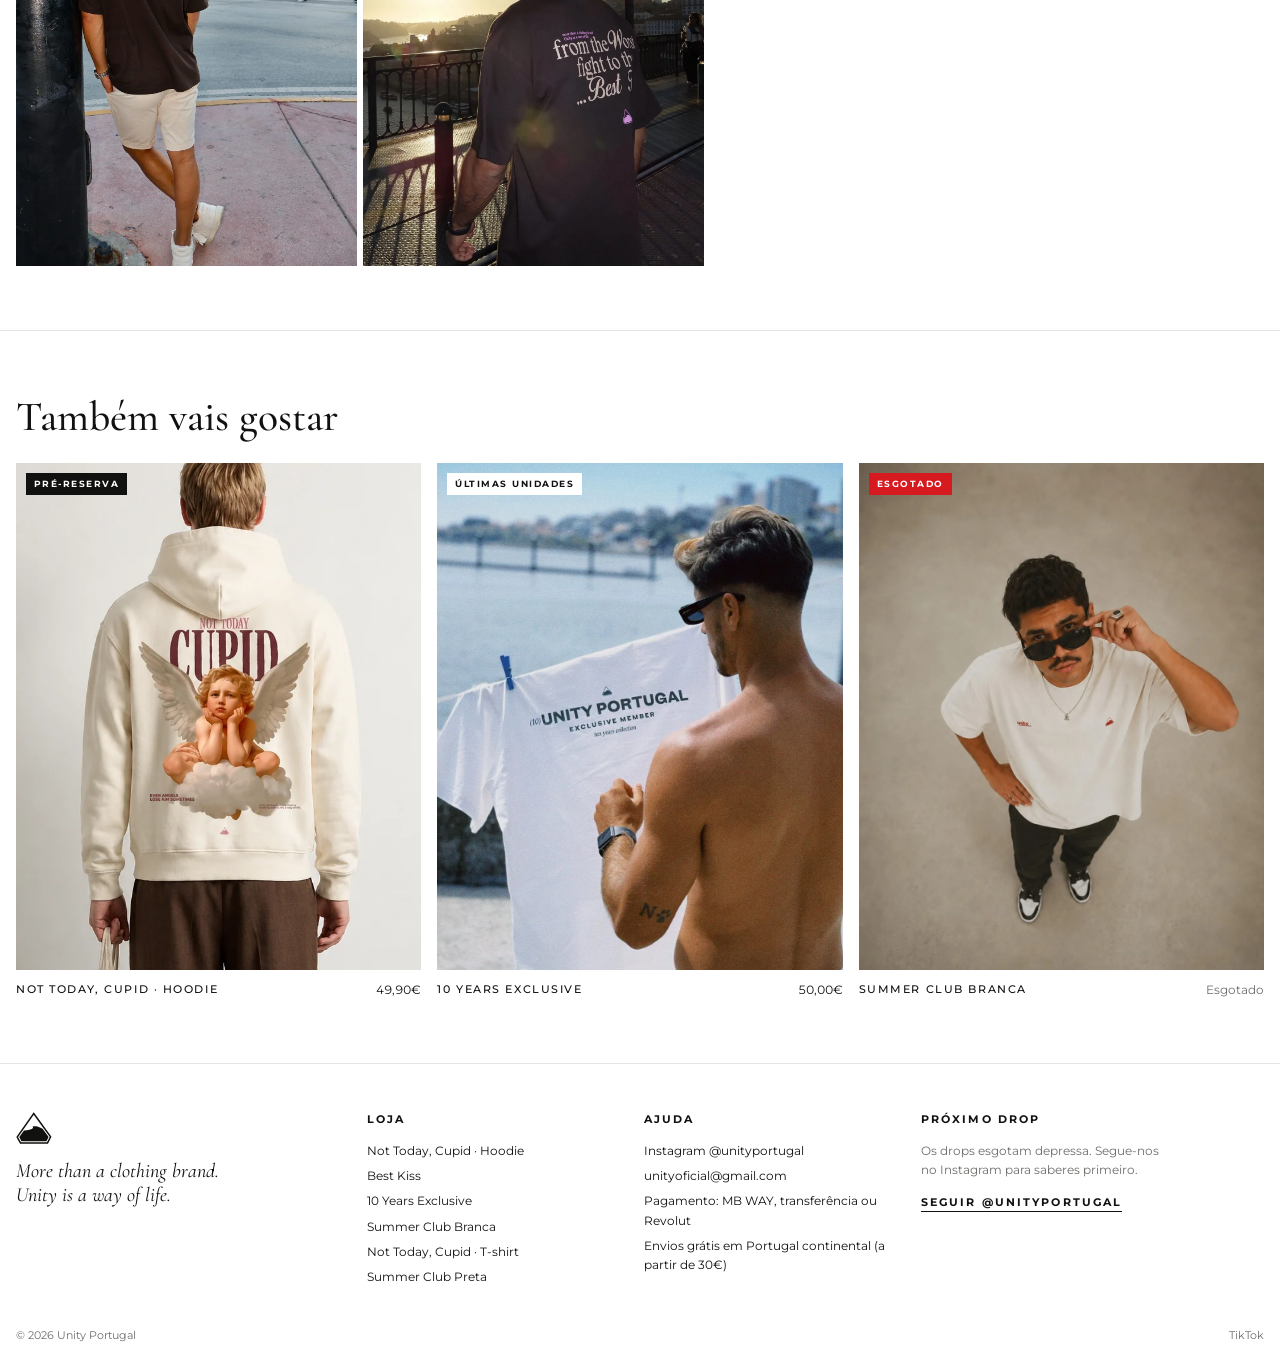
<file: bestkiss.html>
<!doctype html>
<html lang="pt-PT">
<head>
<meta charset="utf-8">
<meta name="viewport" content="width=device-width, initial-scale=1, viewport-fit=cover">
<title>Best Kiss — Unity Portugal</title>
<link rel="preconnect" href="https://fonts.googleapis.com">
<link rel="preconnect" href="https://fonts.gstatic.com" crossorigin>
<link href="https://fonts.googleapis.com/css2?family=Cormorant+Garamond:ital,wght@0,500;1,500&family=Montserrat:wght@400;500;700&display=swap" rel="stylesheet">
<link rel="stylesheet" href="site.css">
<meta name="description" content="“from the Worst fight to the Best Kiss” estampado nas costas, com o símbolo Unity em rosa e “established 2013”.">
<meta property="og:type" content="product">
<meta property="og:url" content="https://unityportugal.github.io/unityportugal/bestkiss.html">
<meta property="og:title" content="Best Kiss — Unity Portugal">
<meta property="og:description" content="“from the Worst fight to the Best Kiss” estampado nas costas, com o símbolo Unity em rosa e “established 2013”.">
<meta property="og:image" content="https://unityportugal.github.io/unityportugal/bestkiss-produto-45.jpg">
<meta name="twitter:card" content="summary_large_image">
<link rel="icon" href="favicon.svg" type="image/svg+xml">
<link rel="apple-touch-icon" href="apple-touch-icon.png">
<link rel="canonical" href="https://unityportugal.github.io/unityportugal/bestkiss.html">
<script type="application/ld+json">
{
 "@context": "https://schema.org",
 "@type": "Product",
 "name": "Best Kiss Collection",
 "description": "“from the Worst fight to the Best Kiss” estampado nas costas, com o símbolo Unity em rosa e “established 2013”.",
 "image": [
  "https://unityportugal.github.io/unityportugal/bestkiss-produto-45.jpg",
  "https://unityportugal.github.io/unityportugal/bestkiss-miami-noite.jpg",
  "https://unityportugal.github.io/unityportugal/bestkiss-ibiza.jpg",
  "https://unityportugal.github.io/unityportugal/bestkiss-miami-dia.jpg",
  "https://unityportugal.github.io/unityportugal/bestkiss-porto-ponte.jpg"
 ],
 "brand": {
  "@type": "Brand",
  "name": "Unity Portugal"
 },
 "url": "https://unityportugal.github.io/unityportugal/bestkiss.html",
 "offers": {
  "@type": "Offer",
  "url": "https://unityportugal.github.io/unityportugal/bestkiss.html",
  "priceCurrency": "EUR",
  "price": "44.90",
  "availability": "https://schema.org/InStock",
  "seller": {
   "@type": "Organization",
   "name": "Unity Portugal"
  },
  "shippingDetails": {
   "@type": "OfferShippingDetails",
   "shippingRate": {
    "@type": "MonetaryAmount",
    "value": "0",
    "currency": "EUR"
   },
   "shippingDestination": {
    "@type": "DefinedRegion",
    "addressCountry": "PT"
   }
  }
 }
}
</script>
<script defer src="https://cloud.umami.is/script.js" data-website-id="aeec2e70-abf8-4d99-b4e4-d2703b4ab40f"></script>
</head>
<body>
<p class="faixa"><a href="notcupid.html" data-umami-event="Faixa pré-reserva">Pré-reserva aberta · Not Today, Cupid</a></p>
<header>
  <nav aria-label="Loja"><a href="./#loja">Loja</a><a class="so-pc" href="./#club">The Unity Club</a></nav>
  <a class="logo" href="./" aria-label="Unity Portugal, início"><svg viewBox="110 138 535 480" aria-hidden="true"><path d="M373 160 L624.5 508.5 L578.5 597.5 L177 597.5 L128 510 Z" fill="none" stroke="#111110" stroke-width="22" stroke-linejoin="miter"/><path d="M191 571 L159 510 L229 412 C290 408 335 398 352 386 C366 376 366 362 356 355 C380 346 430 350 466 368 L505 387 L595 509 L562 571 Z" fill="#111110"/></svg></a>
  <nav aria-label="Conta"><a class="so-pc" href="#contactos">Contactos</a><button class="abrir-carrinho" type="button" aria-label="Abrir carrinho"><svg viewBox="0 0 24 24" aria-hidden="true" width="18" height="18"><path d="M5 8h14l-1 12H6L5 8z" fill="none" stroke="currentColor" stroke-width="1.5" stroke-linejoin="round"/><path d="M9 8V6.5a3 3 0 0 1 6 0V8" fill="none" stroke="currentColor" stroke-width="1.5"/></svg><span>Carrinho</span><b data-contagem>0</b></button></nav>
</header>
<main class="wrap">
  <nav class="migalhas rotulo" aria-label="Caminho"><a href="./#loja">Loja</a><span>/</span><span>Best Kiss</span></nav>
  <div class="produto" data-id="bestkiss" data-nome="Best Kiss Collection" data-preco="44,90€" data-img="bestkiss-produto-45.webp" data-esgotado="false">
    <div class="galeria"><figure><img src="bestkiss-produto-45.webp" alt="Best Kiss Collection, foto 1 de 5"></figure><figure><img src="bestkiss-miami-noite.webp" alt="Best Kiss Collection, foto 2 de 5" loading="lazy"></figure><figure><img src="bestkiss-ibiza.webp" alt="Best Kiss Collection, foto 3 de 5" loading="lazy"></figure><figure><img src="bestkiss-miami-dia.webp" alt="Best Kiss Collection, foto 4 de 5" loading="lazy"></figure><figure><img src="bestkiss-porto-ponte.webp" alt="Best Kiss Collection, foto 5 de 5" loading="lazy"></figure></div>
    <div class="info">
      <span class="rotulo" style="color:var(--grey)">T-shirt castanho-escuro</span>
      <h1>Best Kiss Collection</h1>
      <div class="preco-linha"><span>44,90€</span></div>
      <p class="descricao">“from the Worst fight to the Best Kiss” estampado nas costas, com o símbolo Unity em rosa e “established 2013”.</p>
      <div>
        <div class="escolha-titulo"><span class="rotulo">Tamanho</span><span class="rotulo" data-escolhido></span></div>
        <div class="tamanhos" role="radiogroup" aria-label="Tamanho" style="grid-template-columns:repeat(5, minmax(0, 1fr))"><label><input type="radio" name="tamanho" value="XS" id="t-XS" disabled><span>XS</span></label><label><input type="radio" name="tamanho" value="S" id="t-S" disabled><span>S</span></label><label><input type="radio" name="tamanho" value="M" id="t-M" data-stock="3"><span>M</span></label><label><input type="radio" name="tamanho" value="L" id="t-L" disabled><span>L</span></label><label><input type="radio" name="tamanho" value="XL" id="t-XL" disabled><span>XL</span></label></div>
        <p class="erro" role="alert"></p>
        <p class="nota stock">Últimas 3 unidades, só em M.</p>
        
      </div>
      <div class="acoes">
        <button class="botao escuro" type="button" data-adicionar>Adicionar ao carrinho</button>
      </div>
      <p class="nota">Pagamento por MB WAY, transferência ou Revolut. Envio grátis para Portugal continental.</p>
      <details><summary class="rotulo">Detalhes</summary><ul><li>Estampado grande nas costas</li><li>Símbolo Unity em rosa</li><li>Lavar do avesso, a 30 °C</li></ul></details>
      <details><summary class="rotulo">Envio e pagamento</summary><ul><li>Envio grátis para Portugal continental em encomendas a partir de 30€.</li><li>Para as ilhas ou para fora de Portugal, fala connosco no Instagram.</li><li>Pagamento por MB WAY, transferência ou Revolut, depois de confirmarmos a encomenda.</li></ul></details>
    </div>
  </div>
</main>
<section class="secao wrap" style="border-top:1px solid var(--hair)">
  <div class="cabeca"><h2>Também vais gostar</h2></div>
  <div class="grelha tres"><a class="peca" href="notcupid.html">
        <div class="foto"><span class="etiqueta escura">Pré-reserva</span><img src="notcupid-card.webp" alt="Not Today, Cupid · Hoodie" loading="lazy"><span class="comprar">Fazer pré-reserva</span></div>
        <div class="peca-info"><h3>Not Today, Cupid · Hoodie</h3><p>49,90€</p></div>
      </a><a class="peca" href="10years.html">
        <div class="foto"><span class="etiqueta">Últimas unidades</span><img src="10years-produto-estendal.webp" alt="10 Years Exclusive" loading="lazy"><img src="10years-frente-mulher.webp" alt="" aria-hidden="true" loading="lazy"><span class="comprar">Comprar</span></div>
        <div class="peca-info"><h3>10 Years Exclusive</h3><p>50,00€</p></div>
      </a><a class="peca" href="summerclub.html">
        <div class="foto"><span class="etiqueta vermelha">Esgotado</span><img src="summerclub-frente.webp" alt="Summer Club Collection · Branca" loading="lazy"><img src="summerclub.webp" alt="" aria-hidden="true" loading="lazy"><span class="comprar">Avisa-me quando voltar</span></div>
        <div class="peca-info"><h3>Summer Club Branca</h3><p class="esgotado">Esgotado</p></div>
      </a></div>
</section>
<footer class="wrap" id="contactos">
  <div class="rodape">
    <div><a class="logo" href="./" aria-label="Unity Portugal, início"><svg viewBox="110 138 535 480" aria-hidden="true"><path d="M373 160 L624.5 508.5 L578.5 597.5 L177 597.5 L128 510 Z" fill="none" stroke="#111110" stroke-width="22" stroke-linejoin="miter"/><path d="M191 571 L159 510 L229 412 C290 408 335 398 352 386 C366 376 366 362 356 355 C380 346 430 350 466 368 L505 387 L595 509 L562 571 Z" fill="#111110"/></svg></a><p class="lema">More than a clothing brand.<br>Unity is a way of life.</p></div>
    <div><h4 class="rotulo">Loja</h4><ul><li><a href="notcupid.html">Not Today, Cupid · Hoodie</a></li><li><a href="bestkiss.html">Best Kiss</a></li><li><a href="10years.html">10 Years Exclusive</a></li><li><a href="summerclub.html">Summer Club Branca</a></li><li><a href="cupid.html">Not Today, Cupid · T-shirt</a></li><li><a href="summerclubpreta.html">Summer Club Preta</a></li></ul></div>
    <div><h4 class="rotulo">Ajuda</h4><ul><li><a href="https://www.instagram.com/unityportugal" target="_blank" rel="noopener">Instagram @unityportugal</a></li><li>unityoficial@gmail.com</li><li>Pagamento: MB WAY, transferência ou Revolut</li><li>Envios grátis em Portugal continental (a partir de 30€)</li></ul></div>
    <div><h4 class="rotulo">Próximo drop</h4><p class="rodape-texto">Os drops esgotam depressa. Segue-nos no Instagram para saberes primeiro.</p><a class="ligacao" href="https://www.instagram.com/unityportugal" target="_blank" rel="noopener">Seguir @unityportugal</a></div>
  </div>
  <div class="copy"><span>© 2026 Unity Portugal</span><a href="https://www.tiktok.com/@unityportugal" target="_blank" rel="noopener">TikTok</a></div>
</footer>
<div class="barra-compra">
  <div><b>Best Kiss · 44,90€</b><span data-escolhido-barra>Escolhe o tamanho</span></div>
  <button class="botao escuro" type="button" data-adicionar>Adicionar</button>
</div>
<div class="carrinho-fundo" data-fechar hidden></div>
<aside class="carrinho" id="carrinho" aria-label="Carrinho" aria-hidden="true">
  <div class="carrinho-topo"><h2>Carrinho</h2><button type="button" class="fechar" data-fechar aria-label="Fechar carrinho">✕</button></div>
  <div class="carrinho-envio"><svg viewBox="0 0 24 24" aria-hidden="true" width="18" height="18"><path d="M5 8h14l-1 12H6L5 8z" fill="none" stroke="currentColor" stroke-width="1.5" stroke-linejoin="round"/><path d="M9 8V6.5a3 3 0 0 1 6 0V8" fill="none" stroke="currentColor" stroke-width="1.5"/></svg><span>Envio grátis para Portugal continental em encomendas a partir de 30€.</span></div>
  <ul class="carrinho-lista" data-lista></ul>
  <div class="carrinho-vazio" data-vazio>
    <p>O teu carrinho está vazio.</p>
    <a class="botao" href="./#loja" data-fechar-link>Ver a loja</a>
  </div>
  <div class="carrinho-fim" data-fim hidden>
  <div data-resumo>
    <dl>
      <div><dt>Subtotal</dt><dd data-subtotal>0,00€</dd></div>
      <div><dt>Envio</dt><dd data-envio>Grátis · Portugal continental</dd></div>
      <div class="total"><dt>Total</dt><dd data-total>0,00€</dd></div>
    </dl>
    <button class="botao escuro" type="button" data-checkout>Finalizar encomenda</button>
    <p class="carrinho-nota">Pagamento por MB WAY, transferência ou Revolut. Envio grátis para Portugal continental.</p>
  </div>
  <form class="checkout" data-dados hidden novalidate>
    <button type="button" class="voltar-carrinho" data-voltar>← Voltar ao carrinho</button>
    <h3>Os teus dados</h3>
    <label>Nome<input name="nome" autocomplete="name" required></label>
    <label>Email<input name="email" type="email" autocomplete="email" inputmode="email" required></label>
    <label>Telefone<input name="telefone" type="tel" autocomplete="tel" inputmode="tel" required></label>
    <label>Morada<input name="morada" autocomplete="street-address" required></label>
    <div class="dupla">
      <label>Código postal<input name="cp" autocomplete="postal-code" inputmode="numeric" placeholder="0000-000" required></label>
      <label>Localidade<input name="localidade" autocomplete="address-level2" required></label>
    </div>
    <fieldset class="pagamento">
      <legend>Forma de pagamento</legend>
      <label><input type="radio" name="pagamento" value="MB WAY" required><span>MB WAY</span></label>
      <label><input type="radio" name="pagamento" value="Transferência"><span>Transferência</span></label>
      <label><input type="radio" name="pagamento" value="Revolut"><span>Revolut</span></label>
    </fieldset>
    <p class="erro" data-erro-checkout role="alert"></p>
    <button class="botao escuro" type="submit" data-confirmar>Confirmar encomenda · <span data-total-botao>0,00€</span></button>
    <p class="carrinho-nota">Depois de confirmares, enviamos-te por email o resumo e os dados para pagamento.</p>
  </form>
  </div>
  <div class="carrinho-ok" data-ok hidden>
    <span class="rotulo">Encomenda recebida</span>
    <h3>Obrigado, <span data-ok-nome></span>!</h3>
    <p>A tua encomenda de <b data-ok-total></b> ficou registada. Vamos enviar-te por email o resumo e os dados para pagares por <span data-ok-pagamento></span>.</p>
    <p class="carrinho-nota">Alguma dúvida? Fala connosco no <a href="https://www.instagram.com/unityportugal" target="_blank" rel="noopener">Instagram</a>.</p>
    <a class="botao" href="./#loja" data-fechar-link>Continuar a ver a loja</a>
  </div>
</aside>
<script src="site.js"></script>
</body>
</html>
</file>
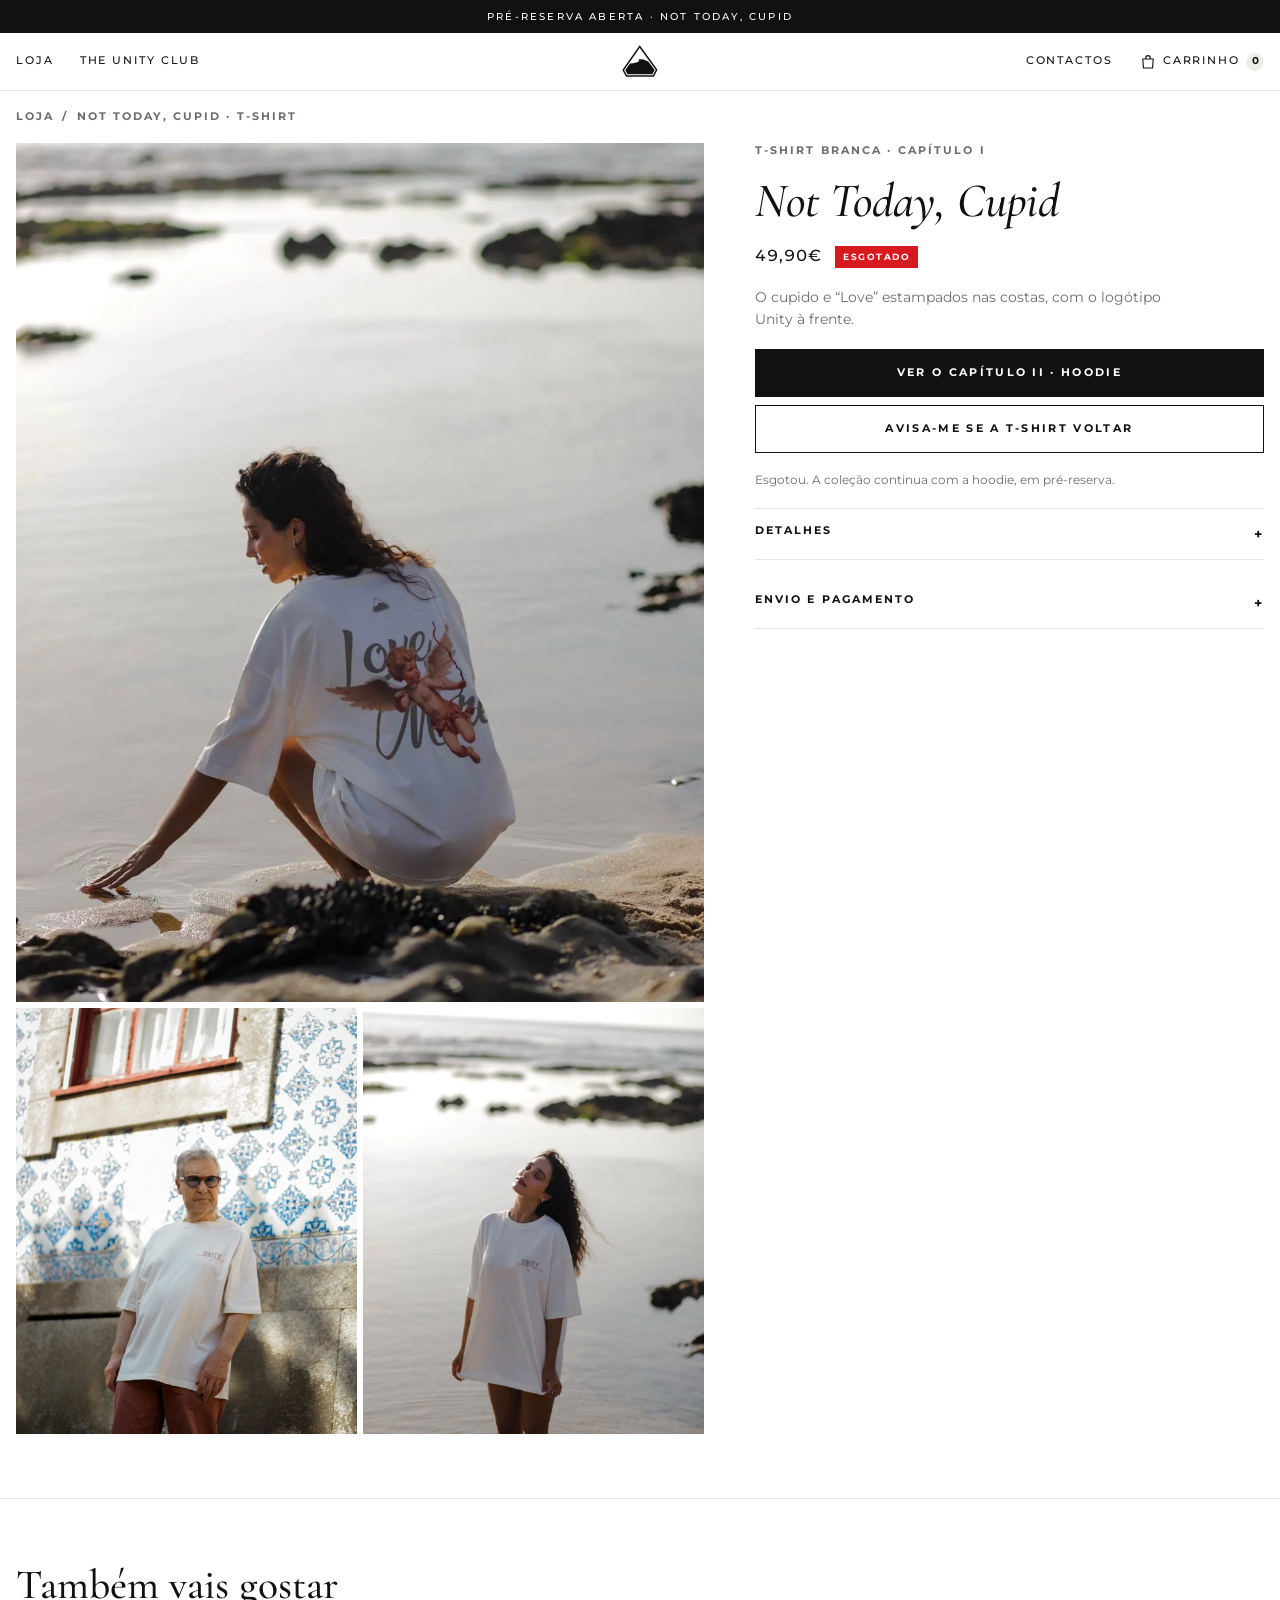
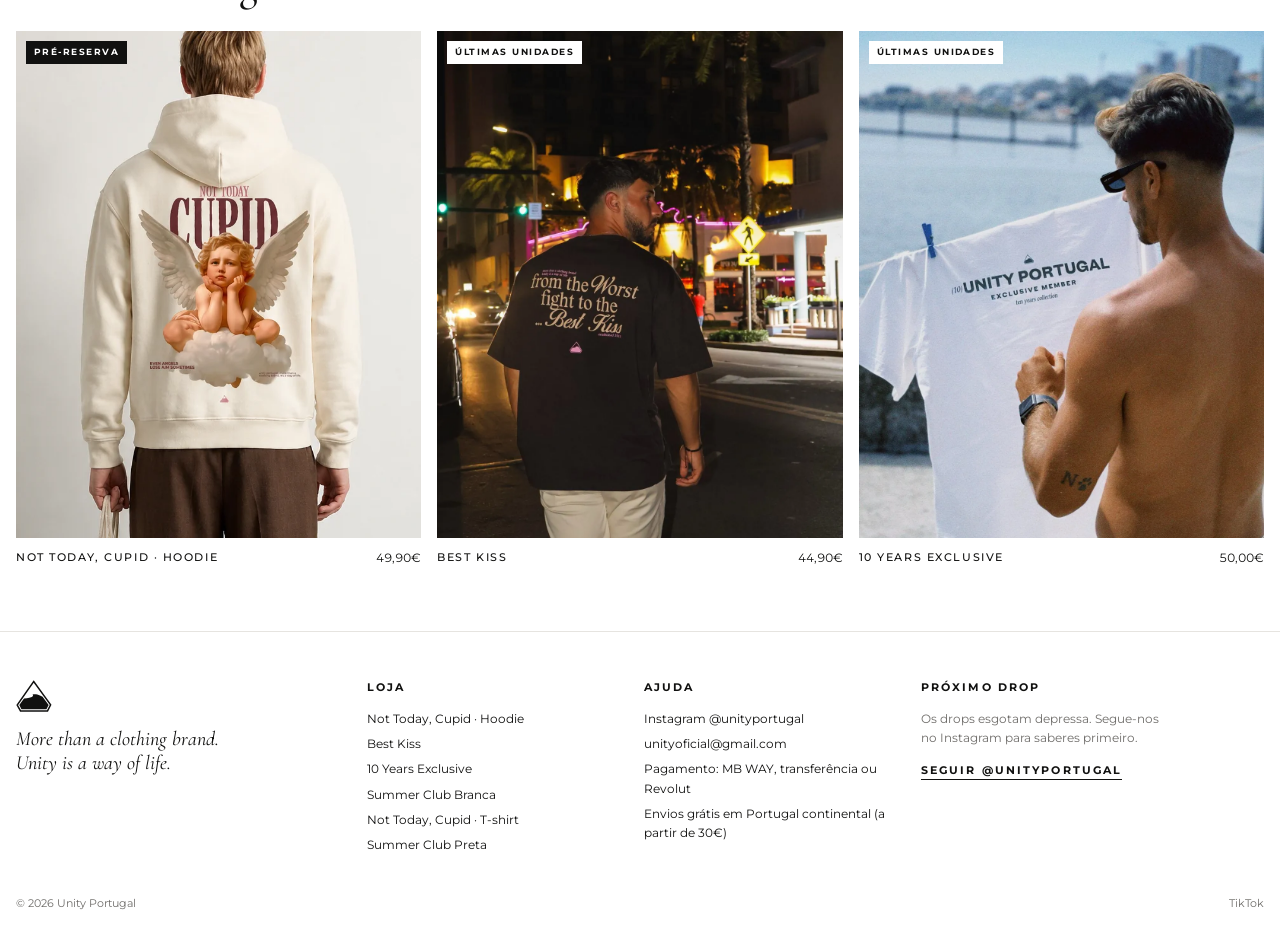
<file: cupid.html>
<!doctype html>
<html lang="pt-PT">
<head>
<meta charset="utf-8">
<meta name="viewport" content="width=device-width, initial-scale=1, viewport-fit=cover">
<title>Not Today, Cupid · T-shirt — Unity Portugal</title>
<link rel="preconnect" href="https://fonts.googleapis.com">
<link rel="preconnect" href="https://fonts.gstatic.com" crossorigin>
<link href="https://fonts.googleapis.com/css2?family=Cormorant+Garamond:ital,wght@0,500;1,500&family=Montserrat:wght@400;500;700&display=swap" rel="stylesheet">
<link rel="stylesheet" href="site.css">
<meta name="description" content="O cupido e “Love” estampados nas costas, com o logótipo Unity à frente.">
<meta property="og:type" content="product">
<meta property="og:url" content="https://unityportugal.github.io/unityportugal/cupid.html">
<meta property="og:title" content="Not Today, Cupid · T-shirt — Unity Portugal">
<meta property="og:description" content="O cupido e “Love” estampados nas costas, com o logótipo Unity à frente.">
<meta property="og:image" content="https://unityportugal.github.io/unityportugal/cupid-costas-praia.jpg">
<meta name="twitter:card" content="summary_large_image">
<link rel="icon" href="favicon.svg" type="image/svg+xml">
<link rel="apple-touch-icon" href="apple-touch-icon.png">
<link rel="canonical" href="https://unityportugal.github.io/unityportugal/cupid.html">
<script type="application/ld+json">
{
 "@context": "https://schema.org",
 "@type": "Product",
 "name": "Not Today, Cupid · T-shirt",
 "description": "O cupido e “Love” estampados nas costas, com o logótipo Unity à frente.",
 "image": [
  "https://unityportugal.github.io/unityportugal/cupid-costas-praia.jpg",
  "https://unityportugal.github.io/unityportugal/cupid-azulejos.jpg",
  "https://unityportugal.github.io/unityportugal/cupid-frente-praia.jpg"
 ],
 "brand": {
  "@type": "Brand",
  "name": "Unity Portugal"
 },
 "url": "https://unityportugal.github.io/unityportugal/cupid.html",
 "offers": {
  "@type": "Offer",
  "url": "https://unityportugal.github.io/unityportugal/cupid.html",
  "priceCurrency": "EUR",
  "price": "49.90",
  "availability": "https://schema.org/OutOfStock",
  "seller": {
   "@type": "Organization",
   "name": "Unity Portugal"
  },
  "shippingDetails": {
   "@type": "OfferShippingDetails",
   "shippingRate": {
    "@type": "MonetaryAmount",
    "value": "0",
    "currency": "EUR"
   },
   "shippingDestination": {
    "@type": "DefinedRegion",
    "addressCountry": "PT"
   }
  }
 }
}
</script>
<script defer src="https://cloud.umami.is/script.js" data-website-id="aeec2e70-abf8-4d99-b4e4-d2703b4ab40f"></script>
</head>
<body>
<p class="faixa"><a href="notcupid.html" data-umami-event="Faixa pré-reserva">Pré-reserva aberta · Not Today, Cupid</a></p>
<header>
  <nav aria-label="Loja"><a href="./#loja">Loja</a><a class="so-pc" href="./#club">The Unity Club</a></nav>
  <a class="logo" href="./" aria-label="Unity Portugal, início"><svg viewBox="110 138 535 480" aria-hidden="true"><path d="M373 160 L624.5 508.5 L578.5 597.5 L177 597.5 L128 510 Z" fill="none" stroke="#111110" stroke-width="22" stroke-linejoin="miter"/><path d="M191 571 L159 510 L229 412 C290 408 335 398 352 386 C366 376 366 362 356 355 C380 346 430 350 466 368 L505 387 L595 509 L562 571 Z" fill="#111110"/></svg></a>
  <nav aria-label="Conta"><a class="so-pc" href="#contactos">Contactos</a><button class="abrir-carrinho" type="button" aria-label="Abrir carrinho"><svg viewBox="0 0 24 24" aria-hidden="true" width="18" height="18"><path d="M5 8h14l-1 12H6L5 8z" fill="none" stroke="currentColor" stroke-width="1.5" stroke-linejoin="round"/><path d="M9 8V6.5a3 3 0 0 1 6 0V8" fill="none" stroke="currentColor" stroke-width="1.5"/></svg><span>Carrinho</span><b data-contagem>0</b></button></nav>
</header>
<main class="wrap">
  <nav class="migalhas rotulo" aria-label="Caminho"><a href="./#loja">Loja</a><span>/</span><span>Not Today, Cupid · T-shirt</span></nav>
  <div class="produto" data-id="cupid" data-nome="Not Today, Cupid · T-shirt" data-preco="49,90€" data-img="cupid-costas-praia.webp" data-esgotado="true">
    <div class="galeria"><figure><img src="cupid-costas-praia.webp" alt="Cupid Collection, foto 1 de 3"></figure><figure><img src="cupid-azulejos.webp" alt="Cupid Collection, foto 2 de 3" loading="lazy"></figure><figure><img src="cupid-frente-praia.webp" alt="Cupid Collection, foto 3 de 3" loading="lazy"></figure></div>
    <div class="info">
      <span class="rotulo" style="color:var(--grey)">T-shirt branca · Capítulo I</span>
      <h1>Not Today, Cupid</h1>
      <div class="preco-linha"><span>49,90€</span><span class="estado vermelha">Esgotado</span></div>
      <p class="descricao">O cupido e “Love” estampados nas costas, com o logótipo Unity à frente.</p>
      
      <div class="acoes">
        <a class="botao escuro" href="notcupid.html" data-umami-event="Ver Capítulo II (t-shirt)">Ver o Capítulo II · Hoodie</a>
        <a class="botao" data-avisar href="https://ig.me/m/unityportugal" target="_blank" rel="noopener">Avisa-me se a t-shirt voltar</a>
      </div>
      <p class="nota">Esgotou. A coleção continua com a hoodie, em pré-reserva.</p>
      <details><summary class="rotulo">Detalhes</summary><ul><li>Estampado do cupido nas costas</li><li>Logótipo Unity à frente</li><li>Lavar do avesso, a 30 °C</li></ul></details>
      <details><summary class="rotulo">Envio e pagamento</summary><ul><li>Envio grátis para Portugal continental em encomendas a partir de 30€.</li><li>Para as ilhas ou para fora de Portugal, fala connosco no Instagram.</li><li>Pagamento por MB WAY, transferência ou Revolut, depois de confirmarmos a encomenda.</li></ul></details>
    </div>
  </div>
</main>
<section class="secao wrap" style="border-top:1px solid var(--hair)">
  <div class="cabeca"><h2>Também vais gostar</h2></div>
  <div class="grelha tres"><a class="peca" href="notcupid.html">
        <div class="foto"><span class="etiqueta escura">Pré-reserva</span><img src="notcupid-card.webp" alt="Not Today, Cupid · Hoodie" loading="lazy"><span class="comprar">Fazer pré-reserva</span></div>
        <div class="peca-info"><h3>Not Today, Cupid · Hoodie</h3><p>49,90€</p></div>
      </a><a class="peca" href="bestkiss.html">
        <div class="foto"><span class="etiqueta">Últimas unidades</span><img src="bestkiss-miami-noite.webp" alt="Best Kiss Collection" loading="lazy"><img src="bestkiss-produto-45.webp" alt="" aria-hidden="true" loading="lazy"><span class="comprar">Comprar</span></div>
        <div class="peca-info"><h3>Best Kiss</h3><p>44,90€</p></div>
      </a><a class="peca" href="10years.html">
        <div class="foto"><span class="etiqueta">Últimas unidades</span><img src="10years-produto-estendal.webp" alt="10 Years Exclusive" loading="lazy"><img src="10years-frente-mulher.webp" alt="" aria-hidden="true" loading="lazy"><span class="comprar">Comprar</span></div>
        <div class="peca-info"><h3>10 Years Exclusive</h3><p>50,00€</p></div>
      </a></div>
</section>
<footer class="wrap" id="contactos">
  <div class="rodape">
    <div><a class="logo" href="./" aria-label="Unity Portugal, início"><svg viewBox="110 138 535 480" aria-hidden="true"><path d="M373 160 L624.5 508.5 L578.5 597.5 L177 597.5 L128 510 Z" fill="none" stroke="#111110" stroke-width="22" stroke-linejoin="miter"/><path d="M191 571 L159 510 L229 412 C290 408 335 398 352 386 C366 376 366 362 356 355 C380 346 430 350 466 368 L505 387 L595 509 L562 571 Z" fill="#111110"/></svg></a><p class="lema">More than a clothing brand.<br>Unity is a way of life.</p></div>
    <div><h4 class="rotulo">Loja</h4><ul><li><a href="notcupid.html">Not Today, Cupid · Hoodie</a></li><li><a href="bestkiss.html">Best Kiss</a></li><li><a href="10years.html">10 Years Exclusive</a></li><li><a href="summerclub.html">Summer Club Branca</a></li><li><a href="cupid.html">Not Today, Cupid · T-shirt</a></li><li><a href="summerclubpreta.html">Summer Club Preta</a></li></ul></div>
    <div><h4 class="rotulo">Ajuda</h4><ul><li><a href="https://www.instagram.com/unityportugal" target="_blank" rel="noopener">Instagram @unityportugal</a></li><li>unityoficial@gmail.com</li><li>Pagamento: MB WAY, transferência ou Revolut</li><li>Envios grátis em Portugal continental (a partir de 30€)</li></ul></div>
    <div><h4 class="rotulo">Próximo drop</h4><p class="rodape-texto">Os drops esgotam depressa. Segue-nos no Instagram para saberes primeiro.</p><a class="ligacao" href="https://www.instagram.com/unityportugal" target="_blank" rel="noopener">Seguir @unityportugal</a></div>
  </div>
  <div class="copy"><span>© 2026 Unity Portugal</span><a href="https://www.tiktok.com/@unityportugal" target="_blank" rel="noopener">TikTok</a></div>
</footer>

<div class="carrinho-fundo" data-fechar hidden></div>
<aside class="carrinho" id="carrinho" aria-label="Carrinho" aria-hidden="true">
  <div class="carrinho-topo"><h2>Carrinho</h2><button type="button" class="fechar" data-fechar aria-label="Fechar carrinho">✕</button></div>
  <div class="carrinho-envio"><svg viewBox="0 0 24 24" aria-hidden="true" width="18" height="18"><path d="M5 8h14l-1 12H6L5 8z" fill="none" stroke="currentColor" stroke-width="1.5" stroke-linejoin="round"/><path d="M9 8V6.5a3 3 0 0 1 6 0V8" fill="none" stroke="currentColor" stroke-width="1.5"/></svg><span>Envio grátis para Portugal continental em encomendas a partir de 30€.</span></div>
  <ul class="carrinho-lista" data-lista></ul>
  <div class="carrinho-vazio" data-vazio>
    <p>O teu carrinho está vazio.</p>
    <a class="botao" href="./#loja" data-fechar-link>Ver a loja</a>
  </div>
  <div class="carrinho-fim" data-fim hidden>
  <div data-resumo>
    <dl>
      <div><dt>Subtotal</dt><dd data-subtotal>0,00€</dd></div>
      <div><dt>Envio</dt><dd data-envio>Grátis · Portugal continental</dd></div>
      <div class="total"><dt>Total</dt><dd data-total>0,00€</dd></div>
    </dl>
    <button class="botao escuro" type="button" data-checkout>Finalizar encomenda</button>
    <p class="carrinho-nota">Pagamento por MB WAY, transferência ou Revolut. Envio grátis para Portugal continental.</p>
  </div>
  <form class="checkout" data-dados hidden novalidate>
    <button type="button" class="voltar-carrinho" data-voltar>← Voltar ao carrinho</button>
    <h3>Os teus dados</h3>
    <label>Nome<input name="nome" autocomplete="name" required></label>
    <label>Email<input name="email" type="email" autocomplete="email" inputmode="email" required></label>
    <label>Telefone<input name="telefone" type="tel" autocomplete="tel" inputmode="tel" required></label>
    <label>Morada<input name="morada" autocomplete="street-address" required></label>
    <div class="dupla">
      <label>Código postal<input name="cp" autocomplete="postal-code" inputmode="numeric" placeholder="0000-000" required></label>
      <label>Localidade<input name="localidade" autocomplete="address-level2" required></label>
    </div>
    <fieldset class="pagamento">
      <legend>Forma de pagamento</legend>
      <label><input type="radio" name="pagamento" value="MB WAY" required><span>MB WAY</span></label>
      <label><input type="radio" name="pagamento" value="Transferência"><span>Transferência</span></label>
      <label><input type="radio" name="pagamento" value="Revolut"><span>Revolut</span></label>
    </fieldset>
    <p class="erro" data-erro-checkout role="alert"></p>
    <button class="botao escuro" type="submit" data-confirmar>Confirmar encomenda · <span data-total-botao>0,00€</span></button>
    <p class="carrinho-nota">Depois de confirmares, enviamos-te por email o resumo e os dados para pagamento.</p>
  </form>
  </div>
  <div class="carrinho-ok" data-ok hidden>
    <span class="rotulo">Encomenda recebida</span>
    <h3>Obrigado, <span data-ok-nome></span>!</h3>
    <p>A tua encomenda de <b data-ok-total></b> ficou registada. Vamos enviar-te por email o resumo e os dados para pagares por <span data-ok-pagamento></span>.</p>
    <p class="carrinho-nota">Alguma dúvida? Fala connosco no <a href="https://www.instagram.com/unityportugal" target="_blank" rel="noopener">Instagram</a>.</p>
    <a class="botao" href="./#loja" data-fechar-link>Continuar a ver a loja</a>
  </div>
</aside>
<script src="site.js"></script>
</body>
</html>
</file>
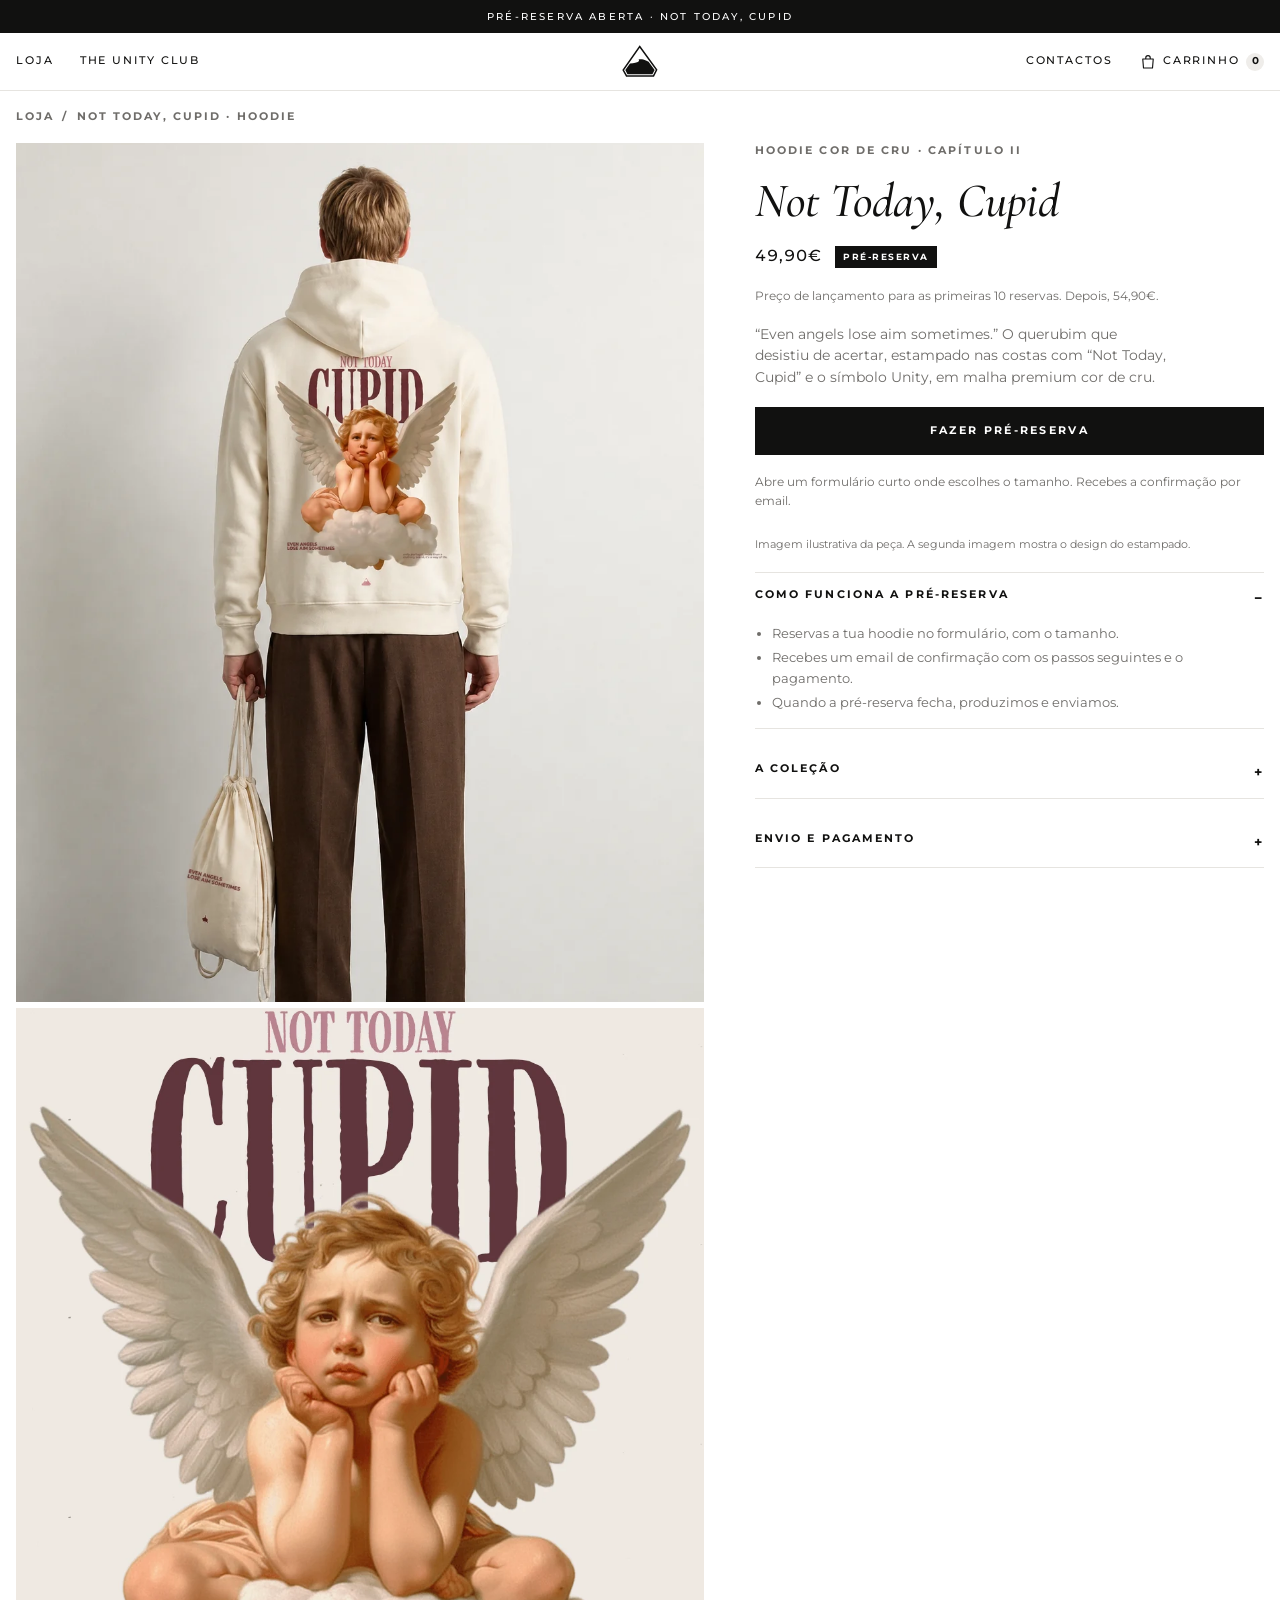
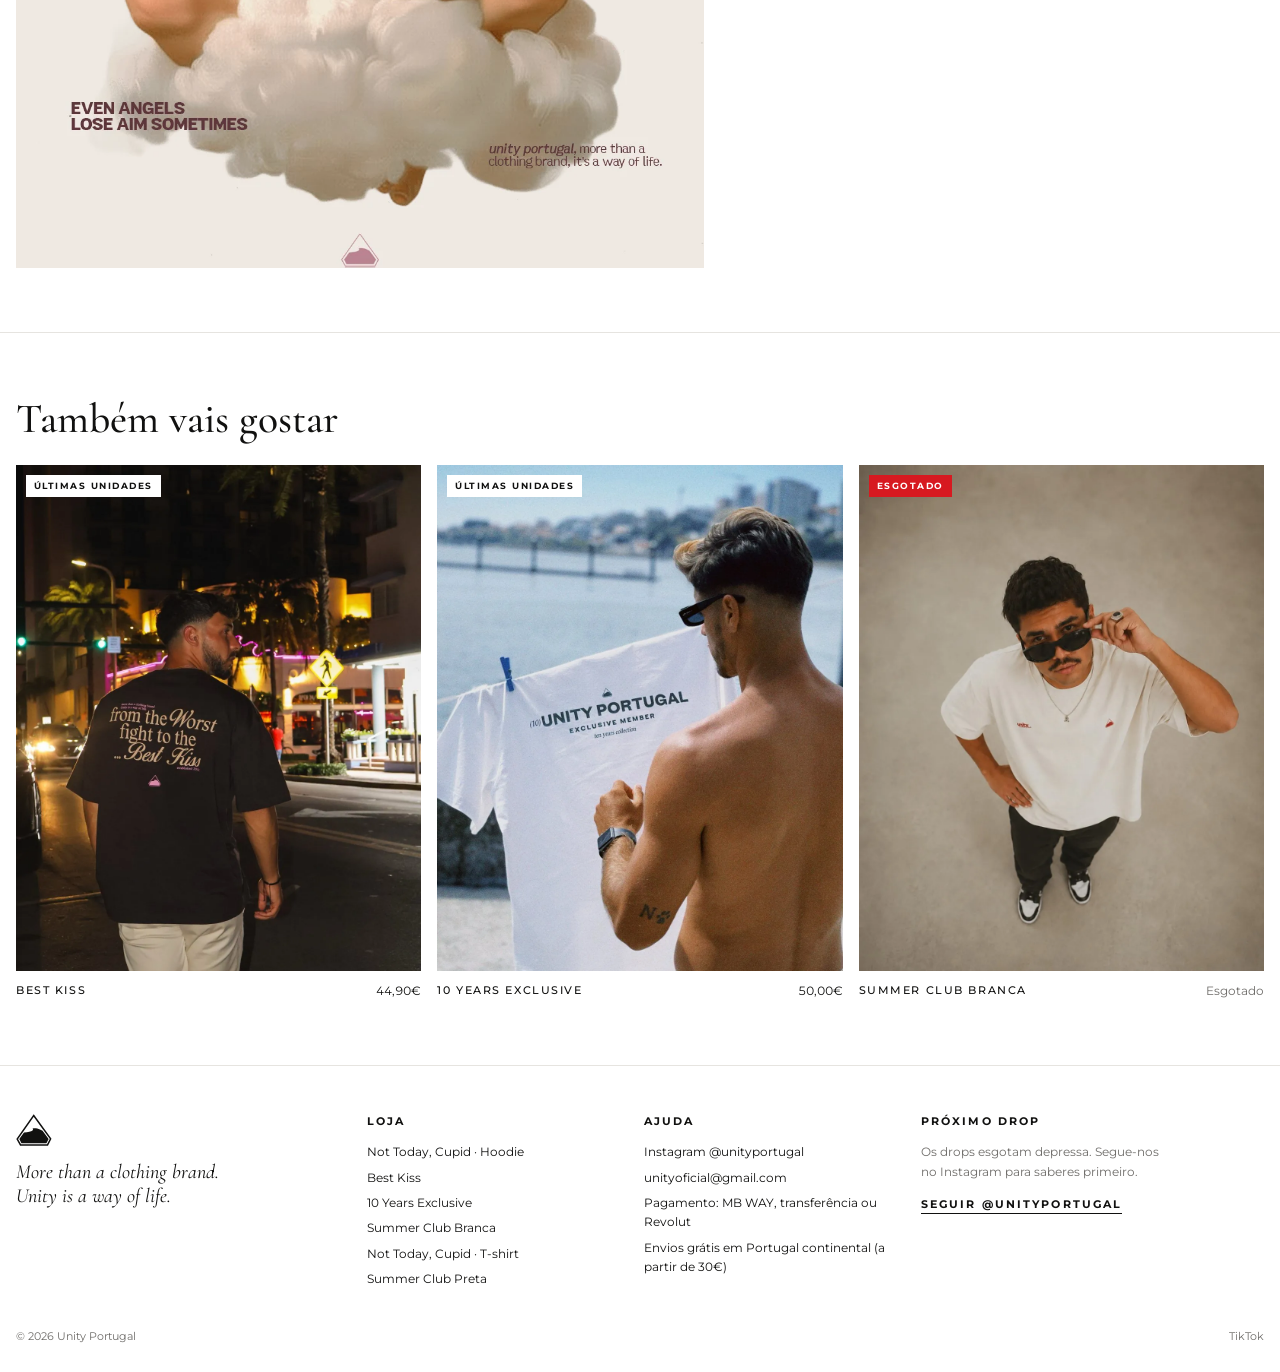
<file: notcupid.html>
<!doctype html>
<html lang="pt-PT">
<head>
<meta charset="utf-8">
<meta name="viewport" content="width=device-width, initial-scale=1, viewport-fit=cover">
<title>Not Today, Cupid · Hoodie — Unity Portugal</title>
<link rel="preconnect" href="https://fonts.googleapis.com">
<link rel="preconnect" href="https://fonts.gstatic.com" crossorigin>
<link href="https://fonts.googleapis.com/css2?family=Cormorant+Garamond:ital,wght@0,500;1,500&family=Montserrat:wght@400;500;700&display=swap" rel="stylesheet">
<link rel="stylesheet" href="site.css">
<meta name="description" content="O querubim que desistiu de acertar: “Not Today, Cupid” e “Even angels lose aim sometimes” estampados nas costas, em malha premium cor de cru. Pré-reserva aberta.">
<meta property="og:type" content="product">
<meta property="og:url" content="https://unityportugal.github.io/unityportugal/notcupid.html">
<meta property="og:title" content="Not Today, Cupid · Hoodie — Unity Portugal">
<meta property="og:description" content="O querubim que desistiu de acertar: “Not Today, Cupid” e “Even angels lose aim sometimes” estampados nas costas, em malha premium cor de cru. Pré-reserva aberta.">
<meta property="og:image" content="https://unityportugal.github.io/unityportugal/notcupid-hoodie.jpg">
<meta name="twitter:card" content="summary_large_image">
<link rel="icon" href="favicon.svg" type="image/svg+xml">
<link rel="apple-touch-icon" href="apple-touch-icon.png">
<link rel="canonical" href="https://unityportugal.github.io/unityportugal/notcupid.html">
<script type="application/ld+json">
{
 "@context": "https://schema.org",
 "@type": "Product",
 "name": "Not Today, Cupid · Hoodie",
 "description": "O querubim que desistiu de acertar: “Not Today, Cupid” e “Even angels lose aim sometimes” estampados nas costas, em malha premium cor de cru. Pré-reserva aberta.",
 "image": [
  "https://unityportugal.github.io/unityportugal/notcupid-hoodie.jpg",
  "https://unityportugal.github.io/unityportugal/notcupid-design.jpg"
 ],
 "brand": {
  "@type": "Brand",
  "name": "Unity Portugal"
 },
 "url": "https://unityportugal.github.io/unityportugal/notcupid.html",
 "offers": {
  "@type": "Offer",
  "url": "https://unityportugal.github.io/unityportugal/notcupid.html",
  "priceCurrency": "EUR",
  "price": "49.90",
  "availability": "https://schema.org/PreOrder",
  "seller": {
   "@type": "Organization",
   "name": "Unity Portugal"
  },
  "shippingDetails": {
   "@type": "OfferShippingDetails",
   "shippingRate": {
    "@type": "MonetaryAmount",
    "value": "0",
    "currency": "EUR"
   },
   "shippingDestination": {
    "@type": "DefinedRegion",
    "addressCountry": "PT"
   }
  }
 }
}
</script>
<script defer src="https://cloud.umami.is/script.js" data-website-id="aeec2e70-abf8-4d99-b4e4-d2703b4ab40f"></script>
</head>
<body>
<p class="faixa"><a href="notcupid.html" data-umami-event="Faixa pré-reserva">Pré-reserva aberta · Not Today, Cupid</a></p>
<header>
  <nav aria-label="Loja"><a href="./#loja">Loja</a><a class="so-pc" href="./#club">The Unity Club</a></nav>
  <a class="logo" href="./" aria-label="Unity Portugal, início"><svg viewBox="110 138 535 480" aria-hidden="true"><path d="M373 160 L624.5 508.5 L578.5 597.5 L177 597.5 L128 510 Z" fill="none" stroke="#111110" stroke-width="22" stroke-linejoin="miter"/><path d="M191 571 L159 510 L229 412 C290 408 335 398 352 386 C366 376 366 362 356 355 C380 346 430 350 466 368 L505 387 L595 509 L562 571 Z" fill="#111110"/></svg></a>
  <nav aria-label="Conta"><a class="so-pc" href="#contactos">Contactos</a><button class="abrir-carrinho" type="button" aria-label="Abrir carrinho"><svg viewBox="0 0 24 24" aria-hidden="true" width="18" height="18"><path d="M5 8h14l-1 12H6L5 8z" fill="none" stroke="currentColor" stroke-width="1.5" stroke-linejoin="round"/><path d="M9 8V6.5a3 3 0 0 1 6 0V8" fill="none" stroke="currentColor" stroke-width="1.5"/></svg><span>Carrinho</span><b data-contagem>0</b></button></nav>
</header>
<main class="wrap">
  <nav class="migalhas rotulo" aria-label="Caminho"><a href="./#loja">Loja</a><span>/</span><span>Not Today, Cupid · Hoodie</span></nav>
  <div class="produto" data-id="notcupid" data-nome="Not Today, Cupid · Hoodie" data-preco="49,90€" data-img="notcupid-card.webp" data-esgotado="false">
    <div class="galeria"><figure style="grid-column:1 / -1"><img src="notcupid-hoodie.webp" alt="Hoodie Not Today, Cupid vista de costas, com o querubim estampado" style="object-position:center 30%"></figure><figure style="grid-column:1 / -1"><img src="notcupid-design.webp" alt="Design do estampado Not Today, Cupid: o querubim sobre a nuvem e a frase Even angels lose aim sometimes" loading="lazy"></figure></div>
    <div class="info">
      <span class="rotulo" style="color:var(--grey)">Hoodie cor de cru · Capítulo II</span>
      <h1>Not Today, Cupid</h1>
      <div class="preco-linha"><span>49,90€</span><span class="estado escura">Pré-reserva</span></div>
      <p class="nota">Preço de lançamento para as primeiras 10 reservas. Depois, 54,90€.</p>
      <p class="descricao">“Even angels lose aim sometimes.” O querubim que desistiu de acertar, estampado nas costas com “Not Today, Cupid” e o símbolo Unity, em malha premium cor de cru.</p>
      <div class="acoes">
        <a class="botao escuro" href="https://forms.gle/fPCWehZ6M9pyfvXj9" target="_blank" rel="noopener" data-umami-event="Fazer pré-reserva (página)">Fazer pré-reserva</a>
      </div>
      <p class="nota">Abre um formulário curto onde escolhes o tamanho. Recebes a confirmação por email.</p>
      <p class="legenda-ilustrativa">Imagem ilustrativa da peça. A segunda imagem mostra o design do estampado.</p>
      <details open><summary class="rotulo">Como funciona a pré-reserva</summary><ul><li>Reservas a tua hoodie no formulário, com o tamanho.</li><li>Recebes um email de confirmação com os passos seguintes e o pagamento.</li><li>Quando a pré-reserva fecha, produzimos e enviamos.</li></ul></details>
      <details><summary class="rotulo">A coleção</summary><ul><li>Not Today, Cupid começou com a <a href="cupid.html">t-shirt do Capítulo I</a>, que esgotou.</li><li>A hoodie é o Capítulo II.</li></ul></details>
      <details><summary class="rotulo">Envio e pagamento</summary><ul><li>Envio grátis para Portugal continental.</li><li>Para as ilhas ou para fora de Portugal, fala connosco no Instagram.</li><li>Pagamento por MB WAY, transferência ou Revolut.</li></ul></details>
    </div>
  </div>
</main>
<section class="secao wrap" style="border-top:1px solid var(--hair)">
  <div class="cabeca"><h2>Também vais gostar</h2></div>
  <div class="grelha tres"><a class="peca" href="bestkiss.html">
        <div class="foto"><span class="etiqueta">Últimas unidades</span><img loading="lazy" src="bestkiss-miami-noite.webp" alt="Best Kiss Collection"><img loading="lazy" src="bestkiss-produto-45.webp" alt="" aria-hidden="true"><span class="comprar">Comprar</span></div>
        <div class="peca-info"><h3>Best Kiss</h3><p>44,90€</p></div>
      </a><a class="peca" href="10years.html">
        <div class="foto"><span class="etiqueta">Últimas unidades</span><img loading="lazy" src="10years-produto-estendal.webp" alt="10 Years Exclusive"><img loading="lazy" src="10years-frente-mulher.webp" alt="" aria-hidden="true"><span class="comprar">Comprar</span></div>
        <div class="peca-info"><h3>10 Years Exclusive</h3><p>50,00€</p></div>
      </a><a class="peca" href="summerclub.html">
        <div class="foto"><span class="etiqueta vermelha">Esgotado</span><img loading="lazy" src="summerclub-frente.webp" alt="Summer Club Collection · Branca"><img loading="lazy" src="summerclub.webp" alt="" aria-hidden="true"><span class="comprar">Avisa-me quando voltar</span></div>
        <div class="peca-info"><h3>Summer Club Branca</h3><p class="esgotado">Esgotado</p></div>
      </a></div>
</section>
<footer class="wrap" id="contactos">
  <div class="rodape">
    <div><a class="logo" href="./" aria-label="Unity Portugal, início"><svg viewBox="110 138 535 480" aria-hidden="true"><path d="M373 160 L624.5 508.5 L578.5 597.5 L177 597.5 L128 510 Z" fill="none" stroke="#111110" stroke-width="22" stroke-linejoin="miter"/><path d="M191 571 L159 510 L229 412 C290 408 335 398 352 386 C366 376 366 362 356 355 C380 346 430 350 466 368 L505 387 L595 509 L562 571 Z" fill="#111110"/></svg></a><p class="lema">More than a clothing brand.<br>Unity is a way of life.</p></div>
    <div><h4 class="rotulo">Loja</h4><ul><li><a href="notcupid.html">Not Today, Cupid · Hoodie</a></li><li><a href="bestkiss.html">Best Kiss</a></li><li><a href="10years.html">10 Years Exclusive</a></li><li><a href="summerclub.html">Summer Club Branca</a></li><li><a href="cupid.html">Not Today, Cupid · T-shirt</a></li><li><a href="summerclubpreta.html">Summer Club Preta</a></li></ul></div>
    <div><h4 class="rotulo">Ajuda</h4><ul><li><a href="https://www.instagram.com/unityportugal" target="_blank" rel="noopener">Instagram @unityportugal</a></li><li>unityoficial@gmail.com</li><li>Pagamento: MB WAY, transferência ou Revolut</li><li>Envios grátis em Portugal continental (a partir de 30€)</li></ul></div>
    <div><h4 class="rotulo">Próximo drop</h4><p class="rodape-texto">Os drops esgotam depressa. Segue-nos no Instagram para saberes primeiro.</p><a class="ligacao" href="https://www.instagram.com/unityportugal" target="_blank" rel="noopener">Seguir @unityportugal</a></div>
  </div>
  <div class="copy"><span>© 2026 Unity Portugal</span><a href="https://www.tiktok.com/@unityportugal" target="_blank" rel="noopener">TikTok</a></div>
</footer>
<div class="barra-compra">
  <div><b>Not Today, Cupid · 49,90€</b><span>Pré-reserva aberta</span></div>
  <a class="botao escuro" href="https://forms.gle/fPCWehZ6M9pyfvXj9" target="_blank" rel="noopener" data-umami-event="Fazer pré-reserva (barra)">Pré-reservar</a>
</div>

<div class="carrinho-fundo" data-fechar hidden></div>
<aside class="carrinho" id="carrinho" aria-label="Carrinho" aria-hidden="true">
  <div class="carrinho-topo"><h2>Carrinho</h2><button type="button" class="fechar" data-fechar aria-label="Fechar carrinho">✕</button></div>
  <div class="carrinho-envio"><svg viewBox="0 0 24 24" aria-hidden="true" width="18" height="18"><path d="M5 8h14l-1 12H6L5 8z" fill="none" stroke="currentColor" stroke-width="1.5" stroke-linejoin="round"/><path d="M9 8V6.5a3 3 0 0 1 6 0V8" fill="none" stroke="currentColor" stroke-width="1.5"/></svg><span>Envio grátis para Portugal continental em encomendas a partir de 30€.</span></div>
  <ul class="carrinho-lista" data-lista></ul>
  <div class="carrinho-vazio" data-vazio>
    <p>O teu carrinho está vazio.</p>
    <a class="botao" href="./#loja" data-fechar-link>Ver a loja</a>
  </div>
  <div class="carrinho-fim" data-fim hidden>
  <div data-resumo>
    <dl>
      <div><dt>Subtotal</dt><dd data-subtotal>0,00€</dd></div>
      <div><dt>Envio</dt><dd data-envio>Grátis · Portugal continental</dd></div>
      <div class="total"><dt>Total</dt><dd data-total>0,00€</dd></div>
    </dl>
    <button class="botao escuro" type="button" data-checkout>Finalizar encomenda</button>
    <p class="carrinho-nota">Pagamento por MB WAY, transferência ou Revolut. Envio grátis para Portugal continental.</p>
  </div>
  <form class="checkout" data-dados hidden novalidate>
    <button type="button" class="voltar-carrinho" data-voltar>← Voltar ao carrinho</button>
    <h3>Os teus dados</h3>
    <label>Nome<input name="nome" autocomplete="name" required></label>
    <label>Email<input name="email" type="email" autocomplete="email" inputmode="email" required></label>
    <label>Telefone<input name="telefone" type="tel" autocomplete="tel" inputmode="tel" required></label>
    <label>Morada<input name="morada" autocomplete="street-address" required></label>
    <div class="dupla">
      <label>Código postal<input name="cp" autocomplete="postal-code" inputmode="numeric" placeholder="0000-000" required></label>
      <label>Localidade<input name="localidade" autocomplete="address-level2" required></label>
    </div>
    <fieldset class="pagamento">
      <legend>Forma de pagamento</legend>
      <label><input type="radio" name="pagamento" value="MB WAY" required><span>MB WAY</span></label>
      <label><input type="radio" name="pagamento" value="Transferência"><span>Transferência</span></label>
      <label><input type="radio" name="pagamento" value="Revolut"><span>Revolut</span></label>
    </fieldset>
    <p class="erro" data-erro-checkout role="alert"></p>
    <button class="botao escuro" type="submit" data-confirmar>Confirmar encomenda · <span data-total-botao>0,00€</span></button>
    <p class="carrinho-nota">Depois de confirmares, enviamos-te por email o resumo e os dados para pagamento.</p>
  </form>
  </div>
  <div class="carrinho-ok" data-ok hidden>
    <span class="rotulo">Encomenda recebida</span>
    <h3>Obrigado, <span data-ok-nome></span>!</h3>
    <p>A tua encomenda de <b data-ok-total></b> ficou registada. Vamos enviar-te por email o resumo e os dados para pagares por <span data-ok-pagamento></span>.</p>
    <p class="carrinho-nota">Alguma dúvida? Fala connosco no <a href="https://www.instagram.com/unityportugal" target="_blank" rel="noopener">Instagram</a>.</p>
    <a class="botao" href="./#loja" data-fechar-link>Continuar a ver a loja</a>
  </div>
</aside>
<script src="site.js"></script>
</body>
</html>
</file>
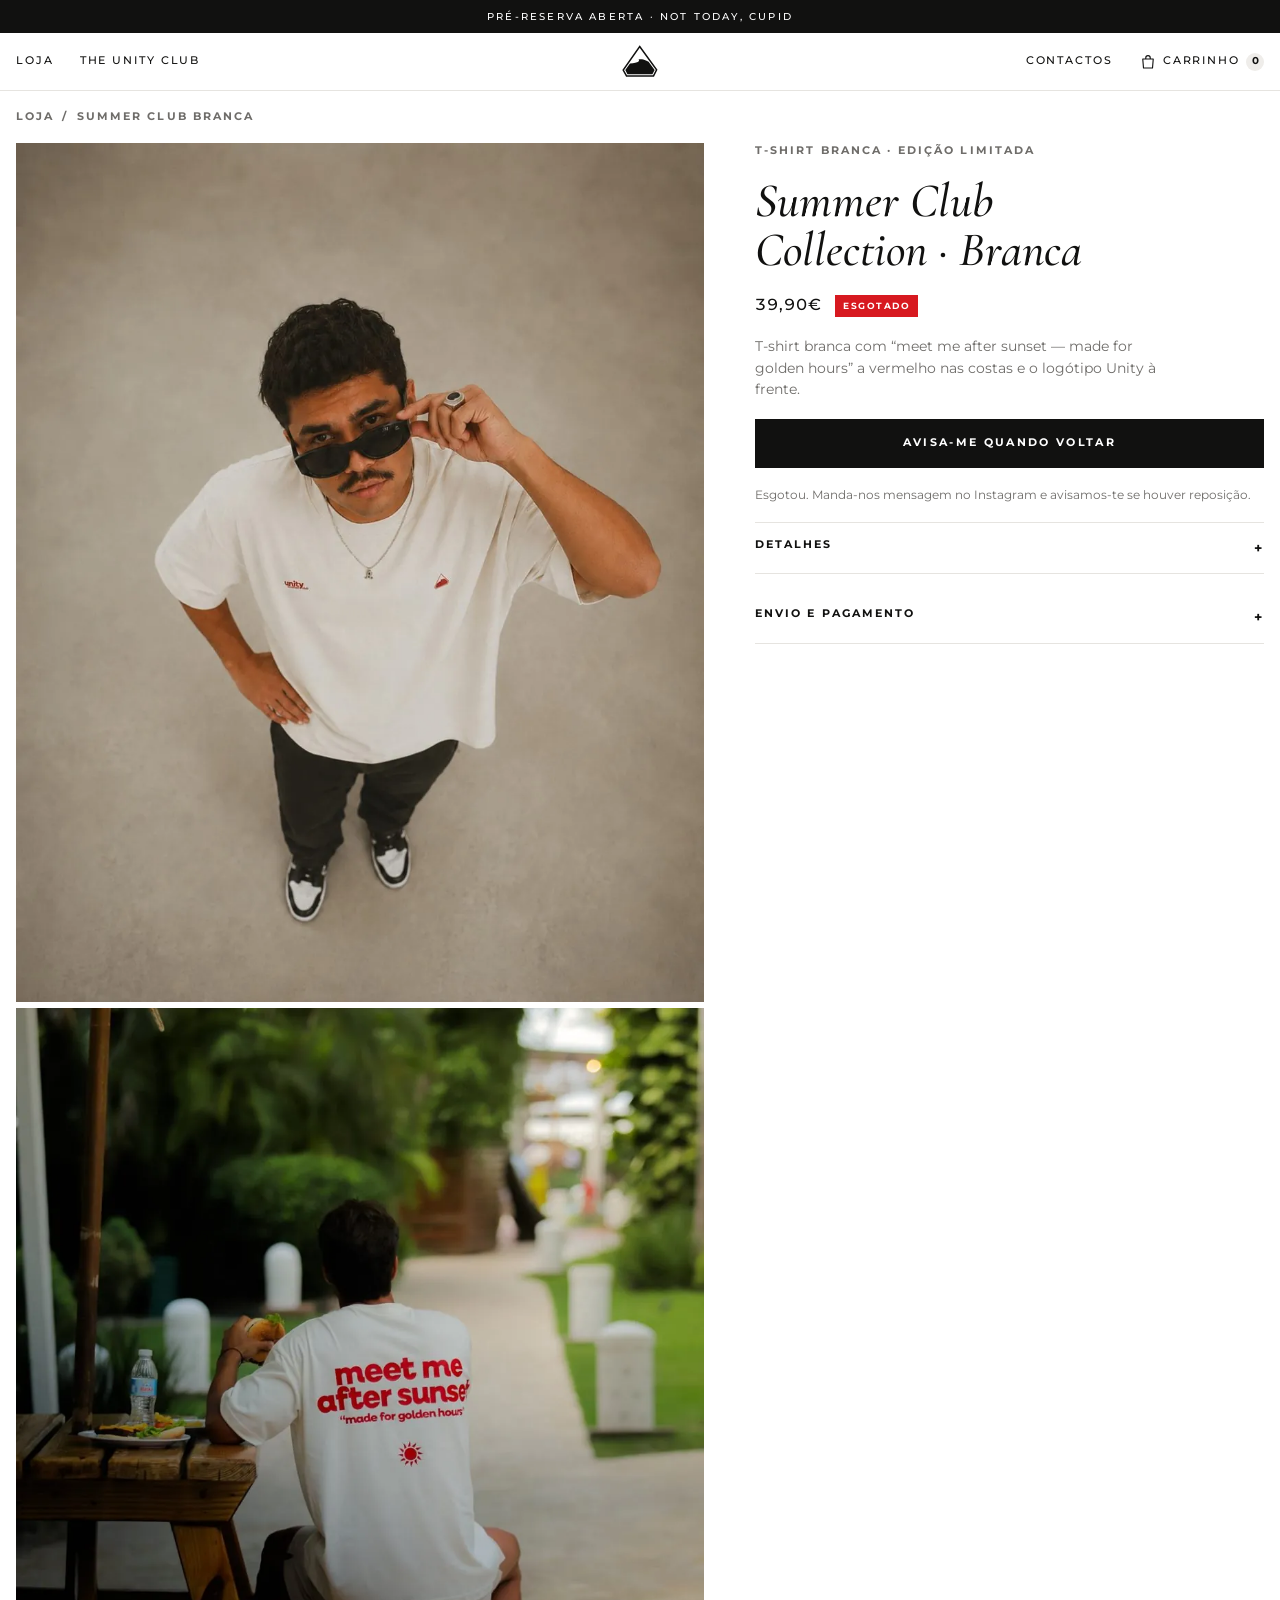
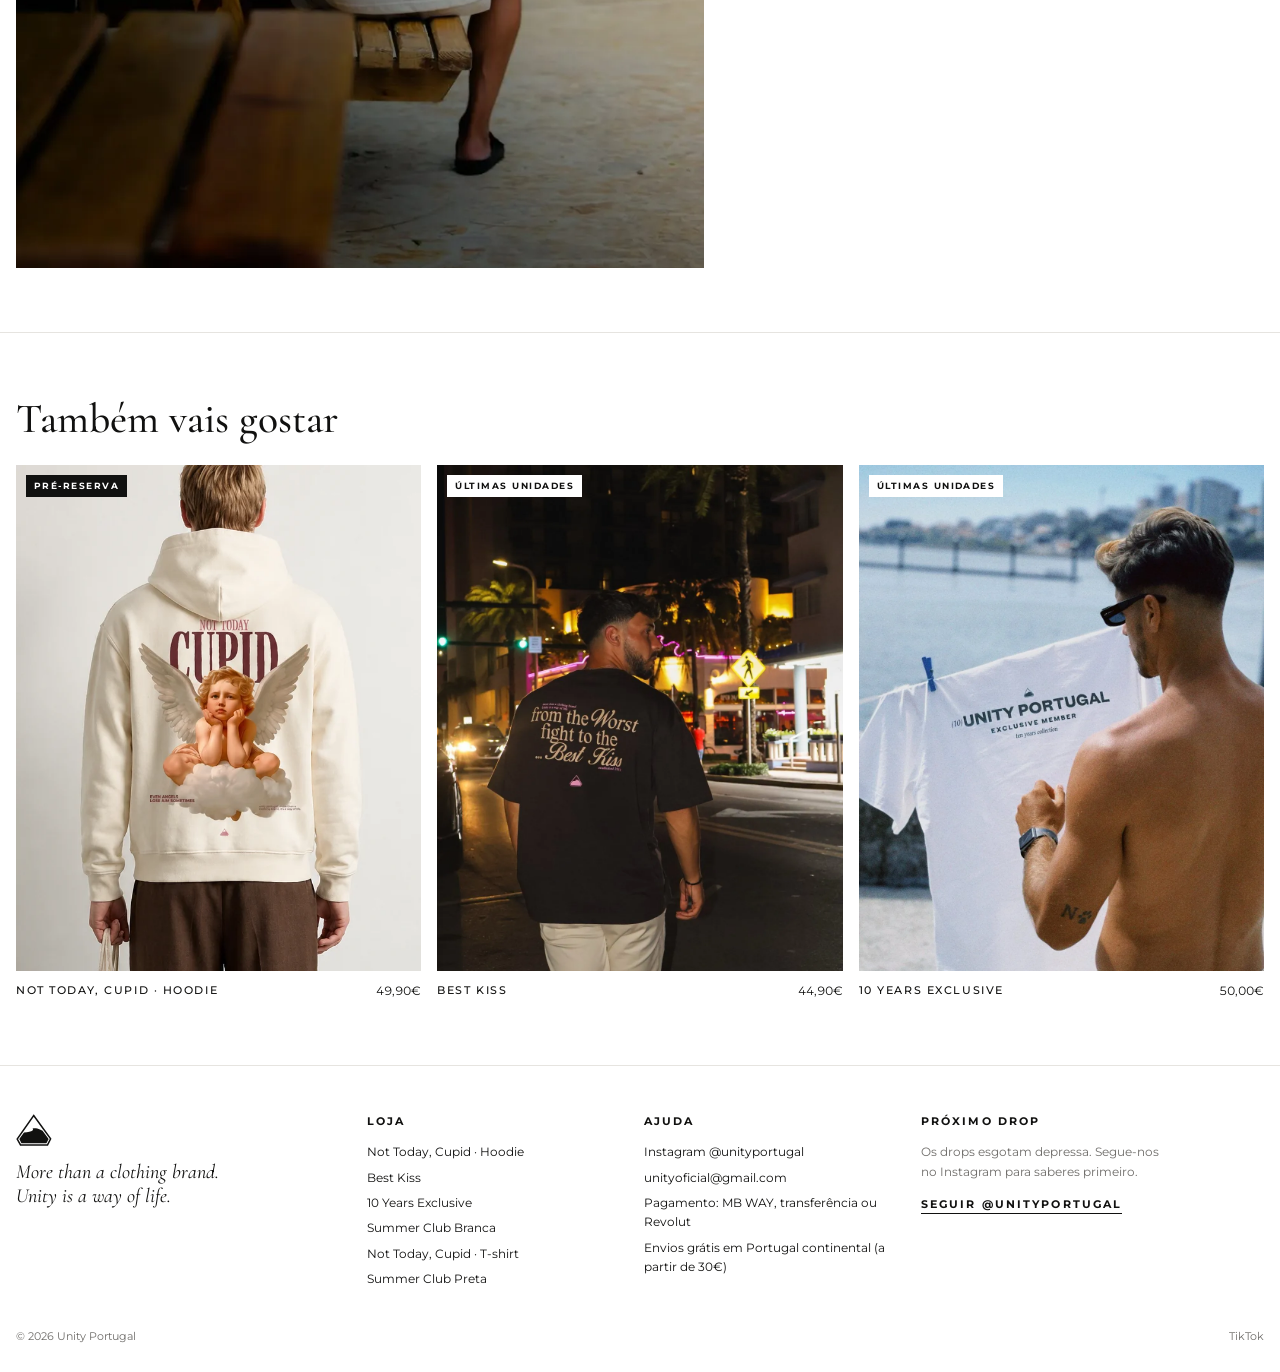
<file: summerclub.html>
<!doctype html>
<html lang="pt-PT">
<head>
<meta charset="utf-8">
<meta name="viewport" content="width=device-width, initial-scale=1, viewport-fit=cover">
<title>Summer Club Branca — Unity Portugal</title>
<link rel="preconnect" href="https://fonts.googleapis.com">
<link rel="preconnect" href="https://fonts.gstatic.com" crossorigin>
<link href="https://fonts.googleapis.com/css2?family=Cormorant+Garamond:ital,wght@0,500;1,500&family=Montserrat:wght@400;500;700&display=swap" rel="stylesheet">
<link rel="stylesheet" href="site.css">
<meta name="description" content="T-shirt branca com “meet me after sunset — made for golden hours” a vermelho nas costas e o logótipo Unity à frente.">
<meta property="og:type" content="product">
<meta property="og:url" content="https://unityportugal.github.io/unityportugal/summerclub.html">
<meta property="og:title" content="Summer Club Branca — Unity Portugal">
<meta property="og:description" content="T-shirt branca com “meet me after sunset — made for golden hours” a vermelho nas costas e o logótipo Unity à frente.">
<meta property="og:image" content="https://unityportugal.github.io/unityportugal/summerclub-frente.jpg">
<meta name="twitter:card" content="summary_large_image">
<link rel="icon" href="favicon.svg" type="image/svg+xml">
<link rel="apple-touch-icon" href="apple-touch-icon.png">
<link rel="canonical" href="https://unityportugal.github.io/unityportugal/summerclub.html">
<script type="application/ld+json">
{
 "@context": "https://schema.org",
 "@type": "Product",
 "name": "Summer Club Collection · Branca",
 "description": "T-shirt branca com “meet me after sunset — made for golden hours” a vermelho nas costas e o logótipo Unity à frente.",
 "image": [
  "https://unityportugal.github.io/unityportugal/summerclub-frente.jpg",
  "https://unityportugal.github.io/unityportugal/summerclub.jpg"
 ],
 "brand": {
  "@type": "Brand",
  "name": "Unity Portugal"
 },
 "url": "https://unityportugal.github.io/unityportugal/summerclub.html",
 "offers": {
  "@type": "Offer",
  "url": "https://unityportugal.github.io/unityportugal/summerclub.html",
  "priceCurrency": "EUR",
  "price": "39.90",
  "availability": "https://schema.org/OutOfStock",
  "seller": {
   "@type": "Organization",
   "name": "Unity Portugal"
  },
  "shippingDetails": {
   "@type": "OfferShippingDetails",
   "shippingRate": {
    "@type": "MonetaryAmount",
    "value": "0",
    "currency": "EUR"
   },
   "shippingDestination": {
    "@type": "DefinedRegion",
    "addressCountry": "PT"
   }
  }
 }
}
</script>
<script defer src="https://cloud.umami.is/script.js" data-website-id="aeec2e70-abf8-4d99-b4e4-d2703b4ab40f"></script>
</head>
<body>
<p class="faixa"><a href="notcupid.html" data-umami-event="Faixa pré-reserva">Pré-reserva aberta · Not Today, Cupid</a></p>
<header>
  <nav aria-label="Loja"><a href="./#loja">Loja</a><a class="so-pc" href="./#club">The Unity Club</a></nav>
  <a class="logo" href="./" aria-label="Unity Portugal, início"><svg viewBox="110 138 535 480" aria-hidden="true"><path d="M373 160 L624.5 508.5 L578.5 597.5 L177 597.5 L128 510 Z" fill="none" stroke="#111110" stroke-width="22" stroke-linejoin="miter"/><path d="M191 571 L159 510 L229 412 C290 408 335 398 352 386 C366 376 366 362 356 355 C380 346 430 350 466 368 L505 387 L595 509 L562 571 Z" fill="#111110"/></svg></a>
  <nav aria-label="Conta"><a class="so-pc" href="#contactos">Contactos</a><button class="abrir-carrinho" type="button" aria-label="Abrir carrinho"><svg viewBox="0 0 24 24" aria-hidden="true" width="18" height="18"><path d="M5 8h14l-1 12H6L5 8z" fill="none" stroke="currentColor" stroke-width="1.5" stroke-linejoin="round"/><path d="M9 8V6.5a3 3 0 0 1 6 0V8" fill="none" stroke="currentColor" stroke-width="1.5"/></svg><span>Carrinho</span><b data-contagem>0</b></button></nav>
</header>
<main class="wrap">
  <nav class="migalhas rotulo" aria-label="Caminho"><a href="./#loja">Loja</a><span>/</span><span>Summer Club Branca</span></nav>
  <div class="produto" data-id="summerclub" data-nome="Summer Club Collection · Branca" data-preco="39,90€" data-img="summerclub-frente.webp" data-esgotado="true">
    <div class="galeria"><figure><img src="summerclub-frente.webp" alt="Summer Club Collection · Branca, foto 1 de 2"></figure><figure style="grid-column:1 / -1"><img src="summerclub.webp" alt="Summer Club Collection · Branca, foto 2 de 2" loading="lazy"></figure></div>
    <div class="info">
      <span class="rotulo" style="color:var(--grey)">T-shirt branca · edição limitada</span>
      <h1>Summer Club Collection · Branca</h1>
      <div class="preco-linha"><span>39,90€</span><span class="estado vermelha">Esgotado</span></div>
      <p class="descricao">T-shirt branca com “meet me after sunset — made for golden hours” a vermelho nas costas e o logótipo Unity à frente.</p>
      
      <div class="acoes">
        <a class="botao escuro" data-avisar href="https://ig.me/m/unityportugal" target="_blank" rel="noopener">Avisa-me quando voltar</a>
      </div>
      <p class="nota">Esgotou. Manda-nos mensagem no Instagram e avisamos-te se houver reposição.</p>
      <details><summary class="rotulo">Detalhes</summary><ul><li>Estampado vermelho nas costas, com o sol</li><li>Logótipo Unity à frente</li><li>Lavar do avesso, a 30 °C</li></ul></details>
      <details><summary class="rotulo">Envio e pagamento</summary><ul><li>Envio grátis para Portugal continental em encomendas a partir de 30€.</li><li>Para as ilhas ou para fora de Portugal, fala connosco no Instagram.</li><li>Pagamento por MB WAY, transferência ou Revolut, depois de confirmarmos a encomenda.</li></ul></details>
    </div>
  </div>
</main>
<section class="secao wrap" style="border-top:1px solid var(--hair)">
  <div class="cabeca"><h2>Também vais gostar</h2></div>
  <div class="grelha tres"><a class="peca" href="notcupid.html">
        <div class="foto"><span class="etiqueta escura">Pré-reserva</span><img src="notcupid-card.webp" alt="Not Today, Cupid · Hoodie" loading="lazy"><span class="comprar">Fazer pré-reserva</span></div>
        <div class="peca-info"><h3>Not Today, Cupid · Hoodie</h3><p>49,90€</p></div>
      </a><a class="peca" href="bestkiss.html">
        <div class="foto"><span class="etiqueta">Últimas unidades</span><img src="bestkiss-miami-noite.webp" alt="Best Kiss Collection" loading="lazy"><img src="bestkiss-produto-45.webp" alt="" aria-hidden="true" loading="lazy"><span class="comprar">Comprar</span></div>
        <div class="peca-info"><h3>Best Kiss</h3><p>44,90€</p></div>
      </a><a class="peca" href="10years.html">
        <div class="foto"><span class="etiqueta">Últimas unidades</span><img src="10years-produto-estendal.webp" alt="10 Years Exclusive" loading="lazy"><img src="10years-frente-mulher.webp" alt="" aria-hidden="true" loading="lazy"><span class="comprar">Comprar</span></div>
        <div class="peca-info"><h3>10 Years Exclusive</h3><p>50,00€</p></div>
      </a></div>
</section>
<footer class="wrap" id="contactos">
  <div class="rodape">
    <div><a class="logo" href="./" aria-label="Unity Portugal, início"><svg viewBox="110 138 535 480" aria-hidden="true"><path d="M373 160 L624.5 508.5 L578.5 597.5 L177 597.5 L128 510 Z" fill="none" stroke="#111110" stroke-width="22" stroke-linejoin="miter"/><path d="M191 571 L159 510 L229 412 C290 408 335 398 352 386 C366 376 366 362 356 355 C380 346 430 350 466 368 L505 387 L595 509 L562 571 Z" fill="#111110"/></svg></a><p class="lema">More than a clothing brand.<br>Unity is a way of life.</p></div>
    <div><h4 class="rotulo">Loja</h4><ul><li><a href="notcupid.html">Not Today, Cupid · Hoodie</a></li><li><a href="bestkiss.html">Best Kiss</a></li><li><a href="10years.html">10 Years Exclusive</a></li><li><a href="summerclub.html">Summer Club Branca</a></li><li><a href="cupid.html">Not Today, Cupid · T-shirt</a></li><li><a href="summerclubpreta.html">Summer Club Preta</a></li></ul></div>
    <div><h4 class="rotulo">Ajuda</h4><ul><li><a href="https://www.instagram.com/unityportugal" target="_blank" rel="noopener">Instagram @unityportugal</a></li><li>unityoficial@gmail.com</li><li>Pagamento: MB WAY, transferência ou Revolut</li><li>Envios grátis em Portugal continental (a partir de 30€)</li></ul></div>
    <div><h4 class="rotulo">Próximo drop</h4><p class="rodape-texto">Os drops esgotam depressa. Segue-nos no Instagram para saberes primeiro.</p><a class="ligacao" href="https://www.instagram.com/unityportugal" target="_blank" rel="noopener">Seguir @unityportugal</a></div>
  </div>
  <div class="copy"><span>© 2026 Unity Portugal</span><a href="https://www.tiktok.com/@unityportugal" target="_blank" rel="noopener">TikTok</a></div>
</footer>

<div class="carrinho-fundo" data-fechar hidden></div>
<aside class="carrinho" id="carrinho" aria-label="Carrinho" aria-hidden="true">
  <div class="carrinho-topo"><h2>Carrinho</h2><button type="button" class="fechar" data-fechar aria-label="Fechar carrinho">✕</button></div>
  <div class="carrinho-envio"><svg viewBox="0 0 24 24" aria-hidden="true" width="18" height="18"><path d="M5 8h14l-1 12H6L5 8z" fill="none" stroke="currentColor" stroke-width="1.5" stroke-linejoin="round"/><path d="M9 8V6.5a3 3 0 0 1 6 0V8" fill="none" stroke="currentColor" stroke-width="1.5"/></svg><span>Envio grátis para Portugal continental em encomendas a partir de 30€.</span></div>
  <ul class="carrinho-lista" data-lista></ul>
  <div class="carrinho-vazio" data-vazio>
    <p>O teu carrinho está vazio.</p>
    <a class="botao" href="./#loja" data-fechar-link>Ver a loja</a>
  </div>
  <div class="carrinho-fim" data-fim hidden>
  <div data-resumo>
    <dl>
      <div><dt>Subtotal</dt><dd data-subtotal>0,00€</dd></div>
      <div><dt>Envio</dt><dd data-envio>Grátis · Portugal continental</dd></div>
      <div class="total"><dt>Total</dt><dd data-total>0,00€</dd></div>
    </dl>
    <button class="botao escuro" type="button" data-checkout>Finalizar encomenda</button>
    <p class="carrinho-nota">Pagamento por MB WAY, transferência ou Revolut. Envio grátis para Portugal continental.</p>
  </div>
  <form class="checkout" data-dados hidden novalidate>
    <button type="button" class="voltar-carrinho" data-voltar>← Voltar ao carrinho</button>
    <h3>Os teus dados</h3>
    <label>Nome<input name="nome" autocomplete="name" required></label>
    <label>Email<input name="email" type="email" autocomplete="email" inputmode="email" required></label>
    <label>Telefone<input name="telefone" type="tel" autocomplete="tel" inputmode="tel" required></label>
    <label>Morada<input name="morada" autocomplete="street-address" required></label>
    <div class="dupla">
      <label>Código postal<input name="cp" autocomplete="postal-code" inputmode="numeric" placeholder="0000-000" required></label>
      <label>Localidade<input name="localidade" autocomplete="address-level2" required></label>
    </div>
    <fieldset class="pagamento">
      <legend>Forma de pagamento</legend>
      <label><input type="radio" name="pagamento" value="MB WAY" required><span>MB WAY</span></label>
      <label><input type="radio" name="pagamento" value="Transferência"><span>Transferência</span></label>
      <label><input type="radio" name="pagamento" value="Revolut"><span>Revolut</span></label>
    </fieldset>
    <p class="erro" data-erro-checkout role="alert"></p>
    <button class="botao escuro" type="submit" data-confirmar>Confirmar encomenda · <span data-total-botao>0,00€</span></button>
    <p class="carrinho-nota">Depois de confirmares, enviamos-te por email o resumo e os dados para pagamento.</p>
  </form>
  </div>
  <div class="carrinho-ok" data-ok hidden>
    <span class="rotulo">Encomenda recebida</span>
    <h3>Obrigado, <span data-ok-nome></span>!</h3>
    <p>A tua encomenda de <b data-ok-total></b> ficou registada. Vamos enviar-te por email o resumo e os dados para pagares por <span data-ok-pagamento></span>.</p>
    <p class="carrinho-nota">Alguma dúvida? Fala connosco no <a href="https://www.instagram.com/unityportugal" target="_blank" rel="noopener">Instagram</a>.</p>
    <a class="botao" href="./#loja" data-fechar-link>Continuar a ver a loja</a>
  </div>
</aside>
<script src="site.js"></script>
</body>
</html>
</file>
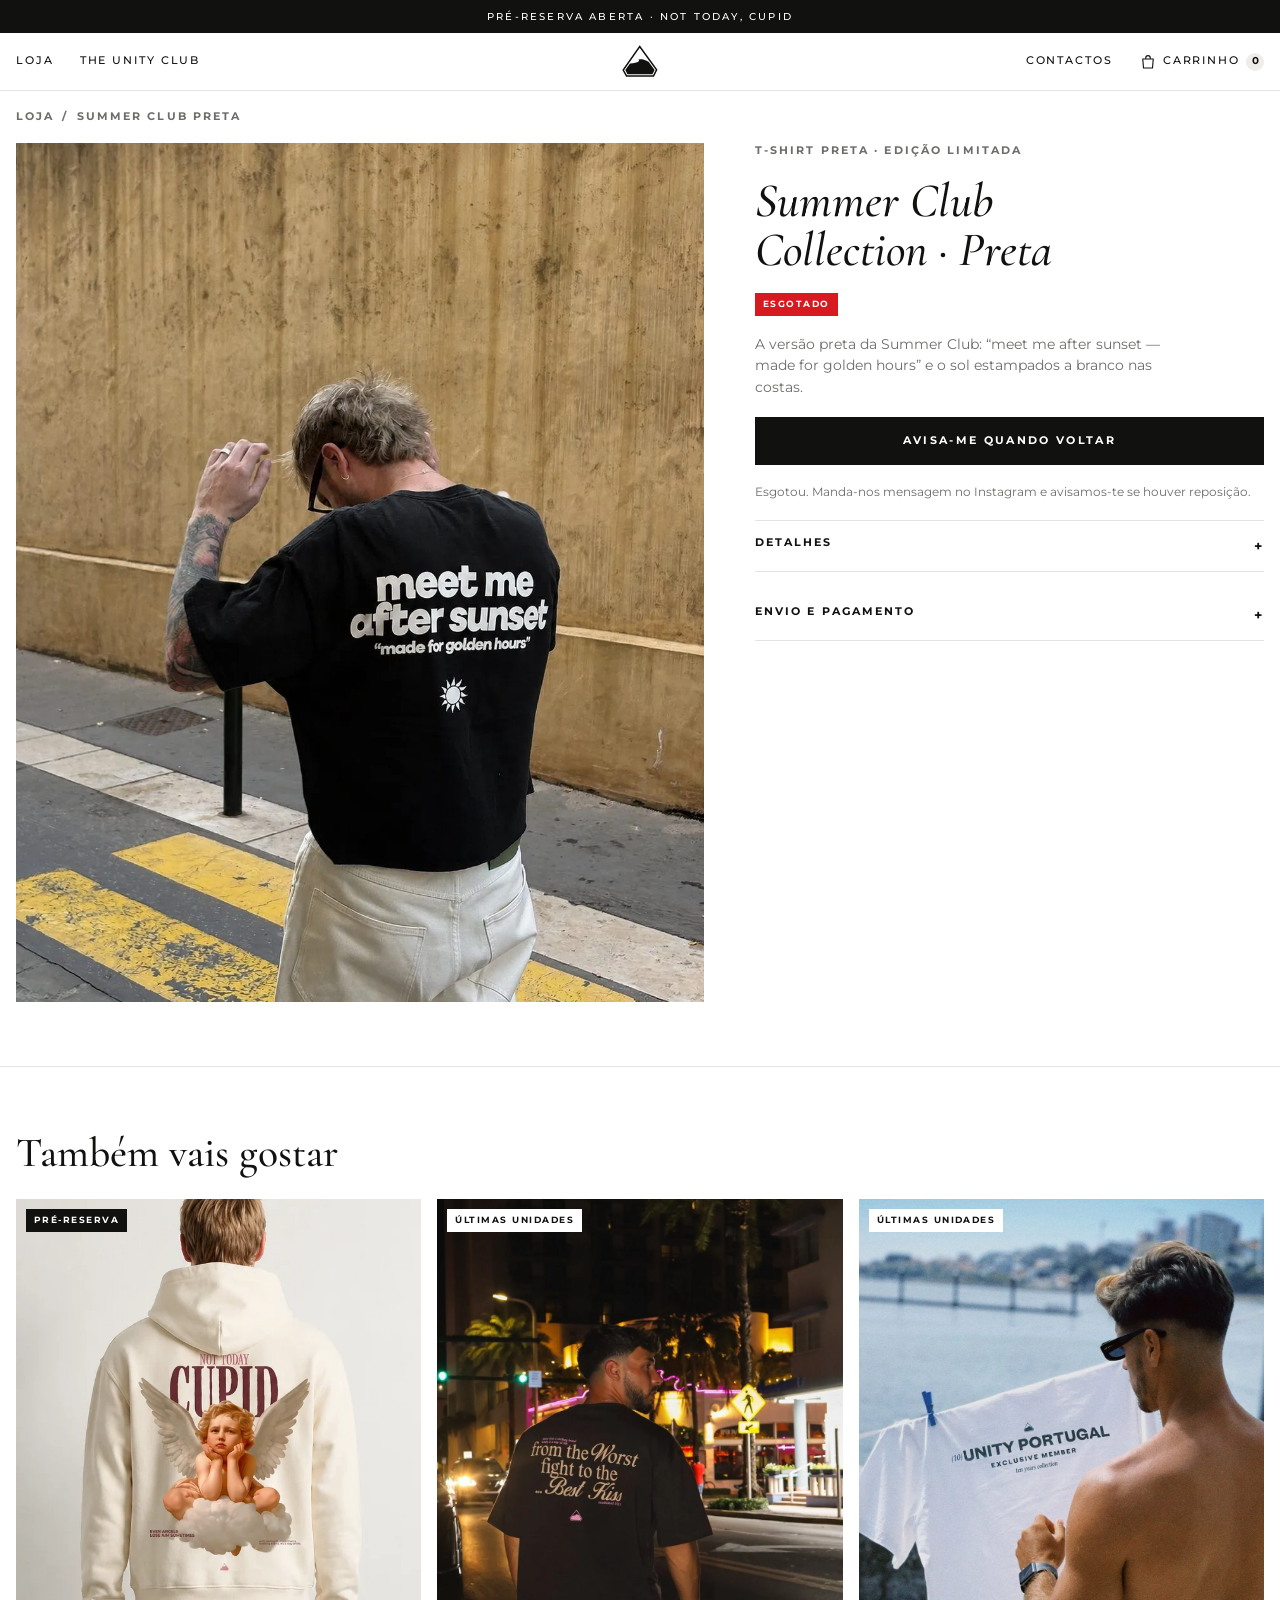
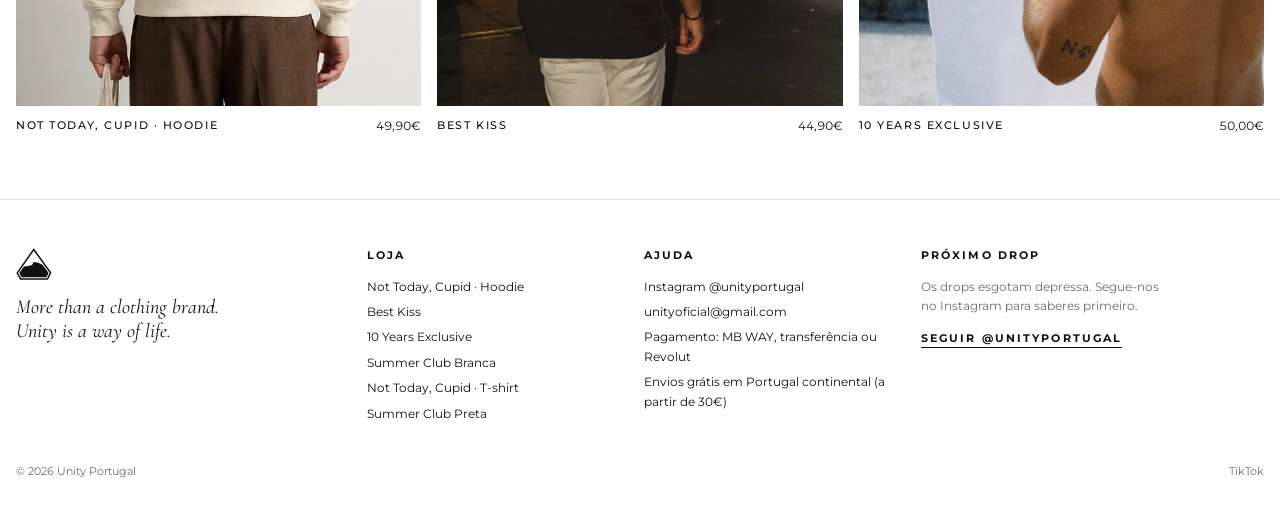
<file: summerclubpreta.html>
<!doctype html>
<html lang="pt-PT">
<head>
<meta charset="utf-8">
<meta name="viewport" content="width=device-width, initial-scale=1, viewport-fit=cover">
<title>Summer Club Preta — Unity Portugal</title>
<link rel="preconnect" href="https://fonts.googleapis.com">
<link rel="preconnect" href="https://fonts.gstatic.com" crossorigin>
<link href="https://fonts.googleapis.com/css2?family=Cormorant+Garamond:ital,wght@0,500;1,500&family=Montserrat:wght@400;500;700&display=swap" rel="stylesheet">
<link rel="stylesheet" href="site.css">
<meta name="description" content="A versão preta da Summer Club: “meet me after sunset — made for golden hours” e o sol estampados a branco nas costas.">
<meta property="og:type" content="product">
<meta property="og:url" content="https://unityportugal.github.io/unityportugal/summerclubpreta.html">
<meta property="og:title" content="Summer Club Preta — Unity Portugal">
<meta property="og:description" content="A versão preta da Summer Club: “meet me after sunset — made for golden hours” e o sol estampados a branco nas costas.">
<meta property="og:image" content="https://unityportugal.github.io/unityportugal/sunset-preta.jpg">
<meta name="twitter:card" content="summary_large_image">
<link rel="icon" href="favicon.svg" type="image/svg+xml">
<link rel="apple-touch-icon" href="apple-touch-icon.png">
<link rel="canonical" href="https://unityportugal.github.io/unityportugal/summerclubpreta.html">
<script type="application/ld+json">
{
 "@context": "https://schema.org",
 "@type": "Product",
 "name": "Summer Club Collection · Preta",
 "description": "A versão preta da Summer Club: “meet me after sunset — made for golden hours” e o sol estampados a branco nas costas.",
 "image": [
  "https://unityportugal.github.io/unityportugal/sunset-preta.jpg"
 ],
 "brand": {
  "@type": "Brand",
  "name": "Unity Portugal"
 },
 "url": "https://unityportugal.github.io/unityportugal/summerclubpreta.html"
}
</script>
<script defer src="https://cloud.umami.is/script.js" data-website-id="aeec2e70-abf8-4d99-b4e4-d2703b4ab40f"></script>
</head>
<body>
<p class="faixa"><a href="notcupid.html" data-umami-event="Faixa pré-reserva">Pré-reserva aberta · Not Today, Cupid</a></p>
<header>
  <nav aria-label="Loja"><a href="./#loja">Loja</a><a class="so-pc" href="./#club">The Unity Club</a></nav>
  <a class="logo" href="./" aria-label="Unity Portugal, início"><svg viewBox="110 138 535 480" aria-hidden="true"><path d="M373 160 L624.5 508.5 L578.5 597.5 L177 597.5 L128 510 Z" fill="none" stroke="#111110" stroke-width="22" stroke-linejoin="miter"/><path d="M191 571 L159 510 L229 412 C290 408 335 398 352 386 C366 376 366 362 356 355 C380 346 430 350 466 368 L505 387 L595 509 L562 571 Z" fill="#111110"/></svg></a>
  <nav aria-label="Conta"><a class="so-pc" href="#contactos">Contactos</a><button class="abrir-carrinho" type="button" aria-label="Abrir carrinho"><svg viewBox="0 0 24 24" aria-hidden="true" width="18" height="18"><path d="M5 8h14l-1 12H6L5 8z" fill="none" stroke="currentColor" stroke-width="1.5" stroke-linejoin="round"/><path d="M9 8V6.5a3 3 0 0 1 6 0V8" fill="none" stroke="currentColor" stroke-width="1.5"/></svg><span>Carrinho</span><b data-contagem>0</b></button></nav>
</header>
<main class="wrap">
  <nav class="migalhas rotulo" aria-label="Caminho"><a href="./#loja">Loja</a><span>/</span><span>Summer Club Preta</span></nav>
  <div class="produto" data-id="summerclubpreta" data-nome="Summer Club Collection · Preta" data-preco="" data-img="sunset-preta.webp" data-esgotado="true">
    <div class="galeria"><figure><img src="sunset-preta.webp" alt="Summer Club Collection · Preta, foto 1 de 1"></figure></div>
    <div class="info">
      <span class="rotulo" style="color:var(--grey)">T-shirt preta · edição limitada</span>
      <h1>Summer Club Collection · Preta</h1>
      <div class="preco-linha"><span class="estado vermelha">Esgotado</span></div>
      <p class="descricao">A versão preta da Summer Club: “meet me after sunset — made for golden hours” e o sol estampados a branco nas costas.</p>
      
      <div class="acoes">
        <a class="botao escuro" data-avisar href="https://ig.me/m/unityportugal" target="_blank" rel="noopener">Avisa-me quando voltar</a>
      </div>
      <p class="nota">Esgotou. Manda-nos mensagem no Instagram e avisamos-te se houver reposição.</p>
      <details><summary class="rotulo">Detalhes</summary><ul><li>Estampado branco nas costas, com o sol</li><li>Lavar do avesso, a 30 °C</li></ul></details>
      <details><summary class="rotulo">Envio e pagamento</summary><ul><li>Envio grátis para Portugal continental em encomendas a partir de 30€.</li><li>Para as ilhas ou para fora de Portugal, fala connosco no Instagram.</li><li>Pagamento por MB WAY, transferência ou Revolut, depois de confirmarmos a encomenda.</li></ul></details>
    </div>
  </div>
</main>
<section class="secao wrap" style="border-top:1px solid var(--hair)">
  <div class="cabeca"><h2>Também vais gostar</h2></div>
  <div class="grelha tres"><a class="peca" href="notcupid.html">
        <div class="foto"><span class="etiqueta escura">Pré-reserva</span><img src="notcupid-card.webp" alt="Not Today, Cupid · Hoodie" loading="lazy"><span class="comprar">Fazer pré-reserva</span></div>
        <div class="peca-info"><h3>Not Today, Cupid · Hoodie</h3><p>49,90€</p></div>
      </a><a class="peca" href="bestkiss.html">
        <div class="foto"><span class="etiqueta">Últimas unidades</span><img src="bestkiss-miami-noite.webp" alt="Best Kiss Collection" loading="lazy"><img src="bestkiss-produto-45.webp" alt="" aria-hidden="true" loading="lazy"><span class="comprar">Comprar</span></div>
        <div class="peca-info"><h3>Best Kiss</h3><p>44,90€</p></div>
      </a><a class="peca" href="10years.html">
        <div class="foto"><span class="etiqueta">Últimas unidades</span><img src="10years-produto-estendal.webp" alt="10 Years Exclusive" loading="lazy"><img src="10years-frente-mulher.webp" alt="" aria-hidden="true" loading="lazy"><span class="comprar">Comprar</span></div>
        <div class="peca-info"><h3>10 Years Exclusive</h3><p>50,00€</p></div>
      </a></div>
</section>
<footer class="wrap" id="contactos">
  <div class="rodape">
    <div><a class="logo" href="./" aria-label="Unity Portugal, início"><svg viewBox="110 138 535 480" aria-hidden="true"><path d="M373 160 L624.5 508.5 L578.5 597.5 L177 597.5 L128 510 Z" fill="none" stroke="#111110" stroke-width="22" stroke-linejoin="miter"/><path d="M191 571 L159 510 L229 412 C290 408 335 398 352 386 C366 376 366 362 356 355 C380 346 430 350 466 368 L505 387 L595 509 L562 571 Z" fill="#111110"/></svg></a><p class="lema">More than a clothing brand.<br>Unity is a way of life.</p></div>
    <div><h4 class="rotulo">Loja</h4><ul><li><a href="notcupid.html">Not Today, Cupid · Hoodie</a></li><li><a href="bestkiss.html">Best Kiss</a></li><li><a href="10years.html">10 Years Exclusive</a></li><li><a href="summerclub.html">Summer Club Branca</a></li><li><a href="cupid.html">Not Today, Cupid · T-shirt</a></li><li><a href="summerclubpreta.html">Summer Club Preta</a></li></ul></div>
    <div><h4 class="rotulo">Ajuda</h4><ul><li><a href="https://www.instagram.com/unityportugal" target="_blank" rel="noopener">Instagram @unityportugal</a></li><li>unityoficial@gmail.com</li><li>Pagamento: MB WAY, transferência ou Revolut</li><li>Envios grátis em Portugal continental (a partir de 30€)</li></ul></div>
    <div><h4 class="rotulo">Próximo drop</h4><p class="rodape-texto">Os drops esgotam depressa. Segue-nos no Instagram para saberes primeiro.</p><a class="ligacao" href="https://www.instagram.com/unityportugal" target="_blank" rel="noopener">Seguir @unityportugal</a></div>
  </div>
  <div class="copy"><span>© 2026 Unity Portugal</span><a href="https://www.tiktok.com/@unityportugal" target="_blank" rel="noopener">TikTok</a></div>
</footer>

<div class="carrinho-fundo" data-fechar hidden></div>
<aside class="carrinho" id="carrinho" aria-label="Carrinho" aria-hidden="true">
  <div class="carrinho-topo"><h2>Carrinho</h2><button type="button" class="fechar" data-fechar aria-label="Fechar carrinho">✕</button></div>
  <div class="carrinho-envio"><svg viewBox="0 0 24 24" aria-hidden="true" width="18" height="18"><path d="M5 8h14l-1 12H6L5 8z" fill="none" stroke="currentColor" stroke-width="1.5" stroke-linejoin="round"/><path d="M9 8V6.5a3 3 0 0 1 6 0V8" fill="none" stroke="currentColor" stroke-width="1.5"/></svg><span>Envio grátis para Portugal continental em encomendas a partir de 30€.</span></div>
  <ul class="carrinho-lista" data-lista></ul>
  <div class="carrinho-vazio" data-vazio>
    <p>O teu carrinho está vazio.</p>
    <a class="botao" href="./#loja" data-fechar-link>Ver a loja</a>
  </div>
  <div class="carrinho-fim" data-fim hidden>
  <div data-resumo>
    <dl>
      <div><dt>Subtotal</dt><dd data-subtotal>0,00€</dd></div>
      <div><dt>Envio</dt><dd data-envio>Grátis · Portugal continental</dd></div>
      <div class="total"><dt>Total</dt><dd data-total>0,00€</dd></div>
    </dl>
    <button class="botao escuro" type="button" data-checkout>Finalizar encomenda</button>
    <p class="carrinho-nota">Pagamento por MB WAY, transferência ou Revolut. Envio grátis para Portugal continental.</p>
  </div>
  <form class="checkout" data-dados hidden novalidate>
    <button type="button" class="voltar-carrinho" data-voltar>← Voltar ao carrinho</button>
    <h3>Os teus dados</h3>
    <label>Nome<input name="nome" autocomplete="name" required></label>
    <label>Email<input name="email" type="email" autocomplete="email" inputmode="email" required></label>
    <label>Telefone<input name="telefone" type="tel" autocomplete="tel" inputmode="tel" required></label>
    <label>Morada<input name="morada" autocomplete="street-address" required></label>
    <div class="dupla">
      <label>Código postal<input name="cp" autocomplete="postal-code" inputmode="numeric" placeholder="0000-000" required></label>
      <label>Localidade<input name="localidade" autocomplete="address-level2" required></label>
    </div>
    <fieldset class="pagamento">
      <legend>Forma de pagamento</legend>
      <label><input type="radio" name="pagamento" value="MB WAY" required><span>MB WAY</span></label>
      <label><input type="radio" name="pagamento" value="Transferência"><span>Transferência</span></label>
      <label><input type="radio" name="pagamento" value="Revolut"><span>Revolut</span></label>
    </fieldset>
    <p class="erro" data-erro-checkout role="alert"></p>
    <button class="botao escuro" type="submit" data-confirmar>Confirmar encomenda · <span data-total-botao>0,00€</span></button>
    <p class="carrinho-nota">Depois de confirmares, enviamos-te por email o resumo e os dados para pagamento.</p>
  </form>
  </div>
  <div class="carrinho-ok" data-ok hidden>
    <span class="rotulo">Encomenda recebida</span>
    <h3>Obrigado, <span data-ok-nome></span>!</h3>
    <p>A tua encomenda de <b data-ok-total></b> ficou registada. Vamos enviar-te por email o resumo e os dados para pagares por <span data-ok-pagamento></span>.</p>
    <p class="carrinho-nota">Alguma dúvida? Fala connosco no <a href="https://www.instagram.com/unityportugal" target="_blank" rel="noopener">Instagram</a>.</p>
    <a class="botao" href="./#loja" data-fechar-link>Continuar a ver a loja</a>
  </div>
</aside>
<script src="site.js"></script>
</body>
</html>
</file>
<file: site.css>
/* Layout: loja editorial em branco, o mais curta possível — abertura da marca (símbolo animado sobre foto), loja, comunidade, rodapé. Cantos retos, letra pequena espaçada. Single light look, by choice. */
:root {
  --paper: #ffffff;
  --ink: #111110;
  --grey: #6f6d6a;
  --hair: #e6e4e0;
  --stone: #efedea;
  --accent: #d71920;
  --display: "Cormorant Garamond", "Times New Roman", serif;
  --sans: "Montserrat", "Helvetica Neue", Arial, sans-serif;
  --gutter-l: max(16px, env(safe-area-inset-left, 0px));
  --gutter-r: max(16px, env(safe-area-inset-right, 0px));
  color-scheme: light;
}
*, *::before, *::after { box-sizing: border-box; }
[hidden] { display: none !important; }
html { scroll-behavior: smooth; }
html, body { background: var(--paper); color: var(--ink); }
body { margin: 0; font-family: var(--sans); font-size: 14px; line-height: 1.55; }
img { display: block; width: 100%; height: 100%; object-fit: cover; max-width: 100%; }
a { color: inherit; text-decoration: none; }
h1, h2, h3 { text-wrap: balance; }
[id] { scroll-margin-top: 70px; }
:focus-visible { outline: 2px solid var(--accent); outline-offset: 3px; }
.rotulo { font-size: .66rem; font-weight: 700; letter-spacing: .2em; text-transform: uppercase; }
.wrap { padding-left: var(--gutter-l); padding-right: var(--gutter-r); }
.pre-aviso { margin: 0; background: var(--stone); color: var(--grey); text-align: center; font-size: .72rem; padding-block: 7px; padding-left: var(--gutter-l); padding-right: var(--gutter-r); }

/* ---------- Faixa e cabeçalho ---------- */
.faixa { margin: 0; background: var(--ink); color: var(--paper); text-align: center; padding-block: 9px; padding-left: var(--gutter-l); padding-right: var(--gutter-r); font-size: .62rem; font-weight: 500; letter-spacing: .22em; text-transform: uppercase; }
header {
  position: sticky; top: env(safe-area-inset-top, 0px); z-index: 20; background: var(--paper);
  border-bottom: 1px solid var(--hair);
  display: grid; grid-template-columns: 1fr auto 1fr; align-items: center;
  padding-block: 12px; padding-left: var(--gutter-l); padding-right: var(--gutter-r);
}
body::before { content: ""; position: fixed; inset: 0 0 auto; height: env(safe-area-inset-top, 0px); z-index: 30; background: var(--paper); }
header nav { display: flex; gap: 26px; }
header nav:last-of-type { justify-content: flex-end; }
header nav a { font-size: .66rem; font-weight: 500; letter-spacing: .18em; text-transform: uppercase; }
header nav a:hover { text-decoration: underline; text-underline-offset: 4px; }
.logo { display: flex; align-items: center; }
.logo svg { width: 36px; height: auto; }

/* ---------- Abertura da marca ---------- */
.intro { position: relative; min-height: min(84vh, 760px); display: grid; place-items: center; overflow: hidden; isolation: isolate; background: var(--ink); color: var(--paper); }
.intro-fundo { position: absolute; inset: 0; z-index: -2; object-position: center 30%; opacity: 0; transform: scale(1.08); animation: fundoEntra 2.6s cubic-bezier(.2,.7,.2,1) 2.3s forwards; }
.intro::after { content: ""; position: absolute; inset: 0; z-index: -1; background: linear-gradient(to bottom, rgba(17,17,16,.5), rgba(17,17,16,.3) 45%, rgba(17,17,16,.68)); }
.intro-in { display: flex; flex-direction: column; align-items: center; text-align: center; gap: 16px; padding-block: 80px; padding-left: var(--gutter-l); padding-right: var(--gutter-r); }
.intro-simbolo { width: clamp(110px, 20vw, 156px); height: auto; overflow: visible; }
.intro-nome { font-weight: 700; font-size: clamp(1.6rem, 5vw, 2.5rem); letter-spacing: .9em; margin-right: -.9em; opacity: 0; animation: nomeEntra 1.6s cubic-bezier(.2,.7,.2,1) 2.2s forwards; }
.intro-pais { display: flex; align-items: center; gap: 14px; font-size: .66rem; font-weight: 500; letter-spacing: .5em; margin-right: -.5em; text-transform: uppercase; color: rgba(255,255,255,.78); opacity: 0; animation: aparece 1.2s ease 2.8s forwards; }
.intro-pais::before, .intro-pais::after { content: ""; width: 28px; height: 1px; background: rgba(255,255,255,.4); }
.intro-lema { margin: 16px 0 0; font-family: var(--display); font-style: italic; font-weight: 500; font-size: clamp(1.5rem, 4.2vw, 2.3rem); line-height: 1.1; opacity: 0; transform: translateY(10px); animation: sobeTexto 1.2s ease 3.3s forwards; }
.intro-cta { margin-top: 8px; padding: 15px 30px; background: var(--paper); color: var(--ink); font-size: .66rem; font-weight: 700; letter-spacing: .22em; text-transform: uppercase; transition: background .2s, color .2s; opacity: 0; transform: translateY(10px); animation: sobeTexto 1.2s ease 3.6s forwards; }
.intro-cta:hover { background: transparent; color: var(--paper); box-shadow: inset 0 0 0 1px var(--paper); }
@keyframes fundoEntra { to { opacity: 1; transform: scale(1.01); } }
@keyframes nomeEntra { to { opacity: 1; letter-spacing: .42em; margin-right: -.42em; } }
@keyframes aparece { to { opacity: 1; } }
@keyframes sobeTexto { to { opacity: 1; transform: none; } }

/* ---------- Loja ---------- */
.secao { padding-block: 64px; }
.cabeca { display: flex; justify-content: space-between; align-items: baseline; gap: 16px; margin-bottom: 22px; }
.cabeca h2 { margin: 0; font-family: var(--display); font-weight: 500; font-size: clamp(1.8rem, 3.6vw, 2.6rem); line-height: 1.1; }
.cabeca .rotulo { color: var(--grey); }
.cabeca a.rotulo:hover { color: var(--ink); }
.grelha { display: grid; grid-template-columns: repeat(3, minmax(0, 1fr)); gap: 34px 16px; }
.grelha.tres { grid-template-columns: repeat(3, minmax(0, 1fr)); }
.peca { display: block; }
.peca .foto { position: relative; aspect-ratio: 4 / 5; max-width: 100%; overflow: hidden; background: var(--stone); }
.peca .foto img { position: absolute; inset: 0; transition: opacity .45s ease, transform .8s ease; }
.peca .foto img + img { opacity: 0; }
.peca:hover .foto img + img, .peca:focus-visible .foto img + img { opacity: 1; }
.peca:hover .foto img { transform: scale(1.03); }
.etiqueta { position: absolute; top: 10px; left: 10px; z-index: 1; background: var(--paper); color: var(--ink); padding: 4px 8px; font-size: .58rem; font-weight: 700; letter-spacing: .16em; text-transform: uppercase; }
.etiqueta.vermelha { background: var(--accent); color: var(--paper); }
.comprar { position: absolute; left: 10px; right: 10px; bottom: 10px; z-index: 1; background: var(--paper); color: var(--ink); text-align: center; padding: 11px 0; font-size: .62rem; font-weight: 700; letter-spacing: .2em; text-transform: uppercase; opacity: 0; transform: translateY(8px); transition: opacity .25s, transform .25s; }
.peca:hover .comprar, .peca:focus-visible .comprar { opacity: 1; transform: none; }
.peca-info { display: flex; justify-content: space-between; gap: 10px; padding-top: 11px; }
.peca-info h3 { margin: 0; font-size: .7rem; font-weight: 500; letter-spacing: .14em; text-transform: uppercase; }
.peca-info p { margin: 0; font-size: .75rem; font-variant-numeric: tabular-nums; white-space: nowrap; }
.peca-info p.esgotado { color: var(--grey); }
.como { margin: 40px 0 0; padding-top: 18px; border-top: 1px solid var(--hair); display: flex; flex-wrap: wrap; justify-content: center; gap: 8px 28px; color: var(--grey); font-size: .74rem; text-align: center; }
.como b { color: var(--ink); font-weight: 500; }

/* ---------- The Unity Club ---------- */
.looks { display: grid; grid-template-columns: repeat(6, minmax(0, 1fr)); gap: 2px; }
.looks a { aspect-ratio: 3 / 4; max-width: 100%; overflow: hidden; position: relative; }
.looks img { transition: transform .6s ease; }
.looks a:hover img { transform: scale(1.04); }
.looks span { position: absolute; left: 8px; bottom: 8px; background: var(--paper); color: var(--ink); padding: 3px 7px; font-size: .56rem; font-weight: 700; letter-spacing: .14em; text-transform: uppercase; opacity: 0; transition: opacity .25s; }
.looks a:hover span, .looks a:focus-visible span { opacity: 1; }

/* ---------- Página de peça ---------- */
.migalhas { display: flex; gap: 8px; color: var(--grey); padding-block: 18px; }
.migalhas a:hover { color: var(--ink); }
.produto { display: grid; grid-template-columns: minmax(0, 1.35fr) minmax(0, 1fr); gap: clamp(20px, 4vw, 56px); align-items: start; padding-bottom: 64px; }
.galeria { display: grid; grid-template-columns: 1fr 1fr; gap: 6px; }
.galeria figure { margin: 0; aspect-ratio: 4 / 5; max-width: 100%; overflow: hidden; background: var(--stone); }
.galeria figure:first-child { grid-column: 1 / -1; }
.galeria .pontos { display: none; }
.info { position: sticky; top: calc(env(safe-area-inset-top, 0px) + 80px); display: flex; flex-direction: column; gap: 18px; min-width: 0; }
.info h1 { margin: 0; font-family: var(--display); font-weight: 500; font-style: italic; font-size: clamp(2rem, 4vw, 3rem); line-height: 1.02; }
.preco-linha { display: flex; align-items: center; gap: 14px; font-size: 1rem; font-weight: 500; letter-spacing: .06em; font-variant-numeric: tabular-nums; }
.estado { font-size: .58rem; font-weight: 700; letter-spacing: .16em; text-transform: uppercase; padding: 4px 8px; background: var(--stone); }
.estado.vermelha { background: var(--accent); color: var(--paper); }
.descricao { margin: 0; color: var(--grey); max-width: 46ch; }
.escolha-titulo { display: flex; justify-content: space-between; margin-bottom: 8px; }
.escolha-titulo span:last-child { color: var(--grey); }
.tamanhos { display: grid; grid-template-columns: repeat(4, minmax(0, 1fr)); gap: 6px; }
.tamanhos label { cursor: pointer; }
.tamanhos input { position: absolute; opacity: 0; pointer-events: none; }
.tamanhos span { display: block; text-align: center; padding: 13px 0; border: 1px solid var(--hair); font-size: .8rem; font-weight: 500; transition: border-color .15s, background .15s, color .15s; }
.tamanhos label:hover span { border-color: var(--ink); }
.tamanhos input:checked + span { background: var(--ink); color: var(--paper); border-color: var(--ink); }
.tamanhos input:focus-visible + span { outline: 2px solid var(--accent); outline-offset: 2px; }
.erro { color: var(--accent); font-size: .78rem; font-weight: 500; min-height: 1.2em; margin: 8px 0 0; }
.acoes { display: grid; gap: 8px; }
.botao { display: block; width: 100%; padding: 15px 18px; font: inherit; font-size: .66rem; font-weight: 700; letter-spacing: .22em; text-transform: uppercase; border: 1px solid var(--ink); background: transparent; color: var(--ink); cursor: pointer; text-align: center; transition: background .2s, color .2s; }
.botao:hover { background: var(--ink); color: var(--paper); }
.botao.escuro { background: var(--ink); color: var(--paper); }
.botao.escuro:hover { background: #2a2927; }
.nota { margin: 0; font-size: .75rem; color: var(--grey); }
details { border-bottom: 1px solid var(--hair); }
details:first-of-type { border-top: 1px solid var(--hair); }
summary { list-style: none; cursor: pointer; display: flex; justify-content: space-between; padding: 14px 0; }
summary::-webkit-details-marker { display: none; }
summary::after { content: "+"; font-size: .9rem; }
details[open] summary::after { content: "−"; }
details ul { margin: 0 0 16px; padding-left: 1.1rem; color: var(--grey); font-size: .82rem; display: grid; gap: 4px; }
.barra-compra { display: none; }

/* ---------- Rodapé ---------- */
footer { border-top: 1px solid var(--hair); padding-block: 48px 26px; }
.rodape { display: grid; grid-template-columns: 1.3fr 1fr 1fr 1.4fr; gap: 32px; }
.rodape h4 { margin: 0 0 12px; }
.rodape ul { list-style: none; margin: 0; padding: 0; display: grid; gap: 6px; font-size: .78rem; }
.rodape ul a:hover { text-decoration: underline; text-underline-offset: 3px; }
.rodape .lema { font-family: var(--display); font-style: italic; font-size: 1.25rem; line-height: 1.2; margin: 14px 0 0; }
.news { display: flex; border-bottom: 1px solid var(--ink); }
.news input { flex: 1; min-width: 0; border: 0; padding: 10px 0; font: inherit; font-size: .8rem; background: transparent; color: var(--ink); }
.news input:focus { outline: none; }
.news button { border: 0; background: none; font: inherit; font-size: .64rem; font-weight: 700; letter-spacing: .18em; text-transform: uppercase; cursor: pointer; color: var(--ink); }
.news-msg { font-size: .75rem; color: var(--grey); margin: 8px 0 0; min-height: 1.2em; }
.copy { display: flex; justify-content: space-between; flex-wrap: wrap; gap: 8px; margin-top: 40px; font-size: .7rem; color: var(--grey); }

/* ---------- Aviso ---------- */
.toast { position: fixed; left: 50%; bottom: calc(84px + env(safe-area-inset-bottom, 0px)); transform: translate(-50%, 220%); background: var(--ink); color: var(--paper); padding: 12px 18px; font-size: .78rem; z-index: 50; width: max-content; max-width: calc(100% - 32px); text-align: center; transition: transform .3s ease; }
.toast.mostrar { transform: translate(-50%, 0); }

/* ---------- Telemóvel ---------- */
@media (max-width: 860px) {
  header nav a.so-pc { display: none; }
  header nav { gap: 18px; }
  .intro { min-height: min(82vh, 700px); }
  .intro-fundo { object-position: center 30%; }
  .intro::after { background: linear-gradient(to bottom, rgba(17,17,16,.5), rgba(17,17,16,.45) 45%, rgba(17,17,16,.72)); }
  .secao { padding-block: 48px; }
  .grelha, .grelha.tres { grid-template-columns: repeat(2, minmax(0, 1fr)); gap: 24px 10px; }
  .comprar { display: none; }
  .peca-info { flex-direction: column; gap: 2px; }
  .looks { grid-template-columns: repeat(3, minmax(0, 1fr)); }
  .looks span { opacity: 1; font-size: .5rem; }
  .produto { grid-template-columns: 1fr; padding-bottom: 32px; }
  .galeria { display: flex; overflow-x: auto; scroll-snap-type: x mandatory; gap: 4px; margin-left: calc(var(--gutter-l) * -1); margin-right: calc(var(--gutter-r) * -1); scrollbar-width: none; }
  .galeria::-webkit-scrollbar { display: none; }
  .galeria figure { flex: 0 0 88%; scroll-snap-align: center; }
  .info { position: static; }
  .barra-compra {
    display: flex; position: fixed; left: 0; right: 0; bottom: 0; z-index: 40; gap: 12px; align-items: center; justify-content: space-between;
    background: var(--paper); border-top: 1px solid var(--hair);
    padding-block: 10px calc(10px + env(safe-area-inset-bottom, 0px)); padding-left: var(--gutter-l); padding-right: var(--gutter-r);
    transform: translateY(110%); transition: transform .3s ease;
  }
  .barra-compra.mostrar { transform: none; }
  .barra-compra div { min-width: 0; font-size: .72rem; line-height: 1.3; }
  .barra-compra b { display: block; font-weight: 500; }
  .barra-compra .botao { width: auto; padding: 13px 20px; flex: none; }
  .rodape { grid-template-columns: 1fr 1fr; }
  .rodape > :first-child, .rodape > :last-child { grid-column: 1 / -1; }
}
@media (prefers-reduced-motion: reduce) {
  html { scroll-behavior: auto; }
  * { transition: none !important; }
  .intro-fundo, .intro-nome, .intro-pais, .intro-lema, .intro-cta { animation: none !important; opacity: 1; transform: none; }
  .intro-nome { letter-spacing: .42em; margin-right: -.42em; }
}

/* ---------- Carrinho ---------- */
.abrir-carrinho { display: inline-flex; align-items: center; gap: 6px; background: none; border: 0; padding: 0; cursor: pointer; color: var(--ink); font: inherit; font-size: .66rem; font-weight: 500; letter-spacing: .18em; text-transform: uppercase; }
.abrir-carrinho b { min-width: 18px; height: 18px; border-radius: 9px; display: inline-grid; place-items: center; font-size: .6rem; letter-spacing: 0; background: var(--stone); color: var(--ink); font-variant-numeric: tabular-nums; padding: 0 5px; }
.abrir-carrinho b.tem { background: var(--ink); color: var(--paper); }
body.sem-scroll { overflow: hidden; }
.carrinho-fundo { position: fixed; inset: 0; z-index: 60; background: rgba(17,17,16,.4); }
.carrinho {
  position: fixed; top: 0; right: 0; bottom: 0; z-index: 61; width: min(420px, 100%); background: var(--paper);
  display: flex; flex-direction: column; transform: translateX(105%); transition: transform .35s cubic-bezier(.2,.7,.2,1); visibility: hidden;
  padding-top: env(safe-area-inset-top, 0px); padding-bottom: env(safe-area-inset-bottom, 0px); padding-right: env(safe-area-inset-right, 0px);
}
.carrinho.aberto { transform: none; visibility: visible; box-shadow: -10px 0 40px rgba(17,17,16,.12); }
.carrinho-topo { display: flex; justify-content: space-between; align-items: center; padding: 18px 22px; border-bottom: 1px solid var(--hair); }
.carrinho-topo h2 { margin: 0; font-family: var(--display); font-weight: 500; font-style: italic; font-size: 1.7rem; }
.fechar { background: none; border: 0; font-size: 1rem; cursor: pointer; padding: 6px; color: var(--ink); }
.carrinho-envio { display: flex; align-items: center; gap: 10px; margin: 0; padding: 12px 22px; background: var(--stone); font-size: .74rem; }
.carrinho-envio svg { flex: none; }
.carrinho-lista { list-style: none; margin: 0; padding: 6px 22px; overflow-y: auto; flex: 1; }
.carrinho-lista li { display: grid; grid-template-columns: 72px minmax(0, 1fr) auto; gap: 14px; padding: 16px 0; border-bottom: 1px solid var(--hair); }
.carrinho-lista img { width: 72px; height: 90px; }
.item-info { display: flex; flex-direction: column; gap: 3px; font-size: .78rem; min-width: 0; }
.item-info b { font-weight: 500; }
.item-info span { color: var(--grey); }
.qtd { display: inline-flex; align-items: center; border: 1px solid var(--hair); margin-top: 6px; width: max-content; }
.qtd button { width: 30px; height: 30px; background: none; border: 0; cursor: pointer; font-size: .9rem; color: var(--ink); }
.qtd output { min-width: 22px; text-align: center; font-size: .78rem; font-variant-numeric: tabular-nums; }
.item-fim { display: flex; flex-direction: column; align-items: flex-end; justify-content: space-between; font-size: .8rem; font-variant-numeric: tabular-nums; }
.item-fim button { background: none; border: 0; padding: 0; cursor: pointer; color: var(--grey); font: inherit; font-size: .68rem; text-decoration: underline; text-underline-offset: 3px; }
.carrinho-vazio { padding: 40px 22px; display: grid; gap: 16px; justify-items: start; color: var(--grey); flex: 1; align-content: start; }
.carrinho-vazio p { margin: 0; }
.carrinho-vazio .botao { width: auto; }
.carrinho-fim { padding: 16px 22px 22px; border-top: 1px solid var(--hair); display: grid; gap: 12px; }
.carrinho-fim dl { margin: 0; display: grid; gap: 6px; font-size: .8rem; }
.carrinho-fim dl div { display: flex; justify-content: space-between; }
.carrinho-fim dt { color: var(--grey); }
.carrinho-fim dd { margin: 0; font-variant-numeric: tabular-nums; }
.carrinho-fim .total { padding-top: 8px; border-top: 1px solid var(--hair); font-size: .95rem; }
.carrinho-fim .total dt { color: var(--ink); font-weight: 500; }
.carrinho-fim .total dd { font-weight: 500; }
.carrinho-nota { margin: 0; font-size: .72rem; color: var(--grey); }
.copia-antiga { display: grid; gap: 6px; font-size: .72rem; color: var(--grey); }
.copia textarea { width: 100%; box-sizing: border-box; font: inherit; font-size: .75rem; padding: 8px; border: 1px solid var(--hair); resize: vertical; color: var(--ink); background: var(--paper); }
.tamanhos input:disabled + span { color: #b9b6b1; background: repeating-linear-gradient(135deg, transparent 0 6px, var(--stone) 6px 7px); cursor: not-allowed; text-decoration: line-through; }
.tamanhos label:has(input:disabled) { cursor: not-allowed; }
.tamanhos label:has(input:disabled):hover span { border-color: var(--hair); }
@media (max-width: 860px) {
  .abrir-carrinho span { display: none; }
  header nav a.so-pc { display: none; }
}
@media (prefers-reduced-motion: reduce) { .carrinho { transition: none; } }

.rodape-texto { margin: 0 0 12px; font-size: .78rem; color: var(--grey); max-width: 32ch; }
.ligacao { font-size: .66rem; font-weight: 700; letter-spacing: .2em; text-transform: uppercase; border-bottom: 1px solid currentColor; padding-bottom: 2px; }

h1.intro-nome { margin: 0; }
.so-leitor { position: absolute; width: 1px; height: 1px; overflow: hidden; clip: rect(0 0 0 0); white-space: nowrap; }
.erro404 { min-height: 60vh; display: flex; flex-direction: column; align-items: center; justify-content: center; text-align: center; gap: 18px; padding-block: 80px; }
.erro404 svg { width: 72px; }
.erro404 h1 { margin: 0; font-family: var(--display); font-style: italic; font-weight: 500; font-size: clamp(2rem, 5vw, 3rem); }
.erro404 p { margin: 0; color: var(--grey); max-width: 40ch; }
.erro404 .botao { width: auto; padding-inline: 32px; }

/* ---------- Drop Not Today, Cupid ---------- */
.faixa a { color: inherit; text-decoration: none; }
.faixa a:hover { text-decoration: underline; text-underline-offset: 3px; }
.etiqueta.escura, .estado.escura { background: var(--ink); color: var(--paper); }
.drop { display: grid; grid-template-columns: minmax(0, 1.05fr) minmax(0, 1fr); background: var(--stone); }
.drop-foto { display: block; aspect-ratio: 4 / 5; max-width: 100%; overflow: hidden; }
.drop-foto img { object-position: center 28%; transition: transform 1.2s cubic-bezier(.2,.7,.2,1); }
.drop-foto:hover img { transform: scale(1.03); }
.drop-texto { display: flex; flex-direction: column; justify-content: center; align-items: flex-start; gap: 16px; padding: 56px clamp(24px, 6vw, 96px); min-width: 0; }
.drop-texto .rotulo { color: var(--accent); }
.drop-texto h2 { margin: 0; font-family: var(--display); font-weight: 500; font-style: italic; font-size: clamp(2.6rem, 6vw, 4.6rem); line-height: .95; }
.drop-frase { margin: 0; font-family: var(--display); font-style: italic; font-size: clamp(1.15rem, 2.2vw, 1.45rem); color: var(--grey); }
.drop-desc { margin: 0; max-width: 42ch; color: var(--ink); }
.drop-preco { display: flex; align-items: center; gap: 16px; margin: 6px 0; padding: 14px 0; border-top: 1px solid var(--hair); border-bottom: 1px solid var(--hair); width: 100%; max-width: 420px; }
.drop-preco b { font-size: 1.6rem; font-weight: 500; font-variant-numeric: tabular-nums; }
.drop-preco span { font-size: .74rem; color: var(--grey); line-height: 1.45; }
.drop-botoes { display: flex; flex-wrap: wrap; align-items: center; gap: 22px; }
.drop-botoes .botao { width: auto; padding-inline: 34px; }
.drop-nota { margin: 4px 0 0; font-size: .75rem; color: var(--grey); }
.drop-nota a { text-decoration: underline; text-underline-offset: 3px; }
.galeria-unica { grid-template-columns: 1fr; }
.galeria-unica figure { aspect-ratio: 2 / 3; }
.info details a { text-decoration: underline; text-underline-offset: 3px; }
.legenda-ilustrativa { font-size: .7rem; color: var(--grey); margin: 8px 0 0; }
.barra-compra a.botao { width: auto; padding: 13px 20px; flex: none; }
@media (max-width: 860px) {
  .drop { grid-template-columns: 1fr; }
  .drop-texto { padding: 36px 20px 44px; }
  .galeria-unica { display: block; margin: 0; }
  .galeria-unica figure { aspect-ratio: 4 / 5; }
}

/* ---------- Finalizar encomenda ---------- */
.carrinho.a-preencher .carrinho-lista, .carrinho.a-preencher .carrinho-envio { display: none; }
.carrinho.a-preencher .carrinho-fim { flex: 1; overflow-y: auto; border-top: 0; align-content: start; }
[data-resumo] { display: grid; gap: 12px; }
.checkout { display: grid; gap: 12px; }
.checkout h3 { margin: 4px 0 2px; font-family: var(--display); font-weight: 500; font-style: italic; font-size: 1.5rem; }
.checkout label { display: grid; gap: 5px; font-size: .62rem; font-weight: 700; letter-spacing: .16em; text-transform: uppercase; color: var(--grey); }
.checkout input:not([type=radio]) { font: inherit; font-size: .9rem; letter-spacing: 0; text-transform: none; color: var(--ink); background: var(--paper); border: 1px solid var(--hair); padding: 11px 12px; width: 100%; }
.checkout input:not([type=radio]):focus { outline: none; border-color: var(--ink); }
.checkout .dupla { display: grid; grid-template-columns: 1fr 1.4fr; gap: 10px; }
.voltar-carrinho { justify-self: start; background: none; border: 0; padding: 0; font: inherit; font-size: .72rem; color: var(--grey); cursor: pointer; }
.voltar-carrinho:hover { color: var(--ink); }
.pagamento { border: 0; margin: 0; padding: 0; display: grid; grid-template-columns: repeat(3, minmax(0, 1fr)); gap: 6px; }
.pagamento legend { padding: 0; margin-bottom: 5px; font-size: .62rem; font-weight: 700; letter-spacing: .16em; text-transform: uppercase; color: var(--grey); }
.pagamento label { display: block; cursor: pointer; }
.pagamento input { position: absolute; opacity: 0; pointer-events: none; }
.pagamento span { display: block; text-align: center; padding: 11px 4px; border: 1px solid var(--hair); font-size: .72rem; font-weight: 500; letter-spacing: 0; text-transform: none; color: var(--ink); }
.pagamento input:checked + span { background: var(--ink); color: var(--paper); border-color: var(--ink); }
.pagamento input:focus-visible + span { outline: 2px solid var(--accent); outline-offset: 2px; }
.checkout .erro a, .carrinho-ok a:not(.botao) { text-decoration: underline; text-underline-offset: 3px; }
.checkout button[disabled] { opacity: .6; cursor: wait; }
.carrinho-ok { padding: 40px 22px; display: grid; gap: 14px; align-content: start; flex: 1; }
.carrinho-ok h3 { margin: 0; font-family: var(--display); font-weight: 500; font-style: italic; font-size: 2rem; line-height: 1.05; }
.carrinho-ok p { margin: 0; color: var(--grey); }
.carrinho-ok p b { color: var(--ink); font-weight: 500; }
.carrinho-ok .rotulo { color: var(--accent); }
.carrinho-ok .botao { width: auto; justify-self: start; }
.carrinho.concluida .carrinho-lista, .carrinho.concluida .carrinho-envio { display: none; }
</file>
